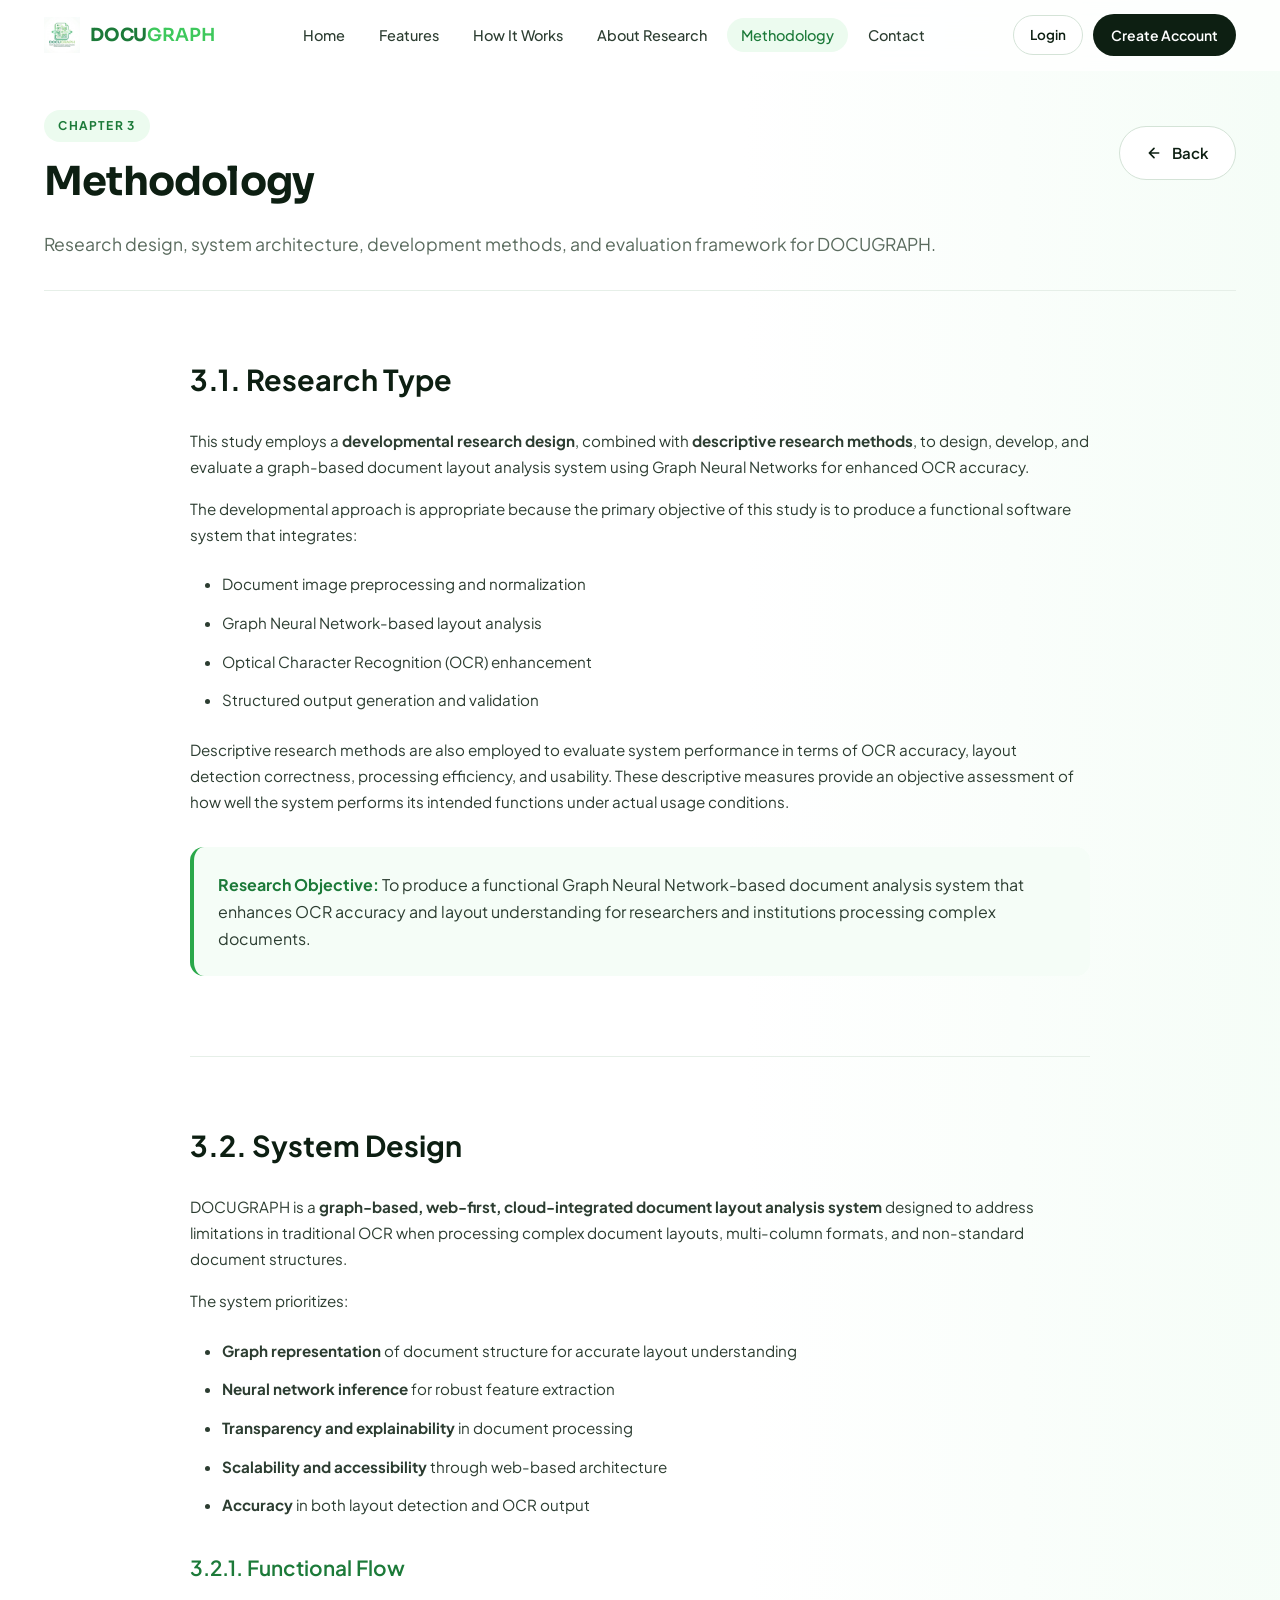
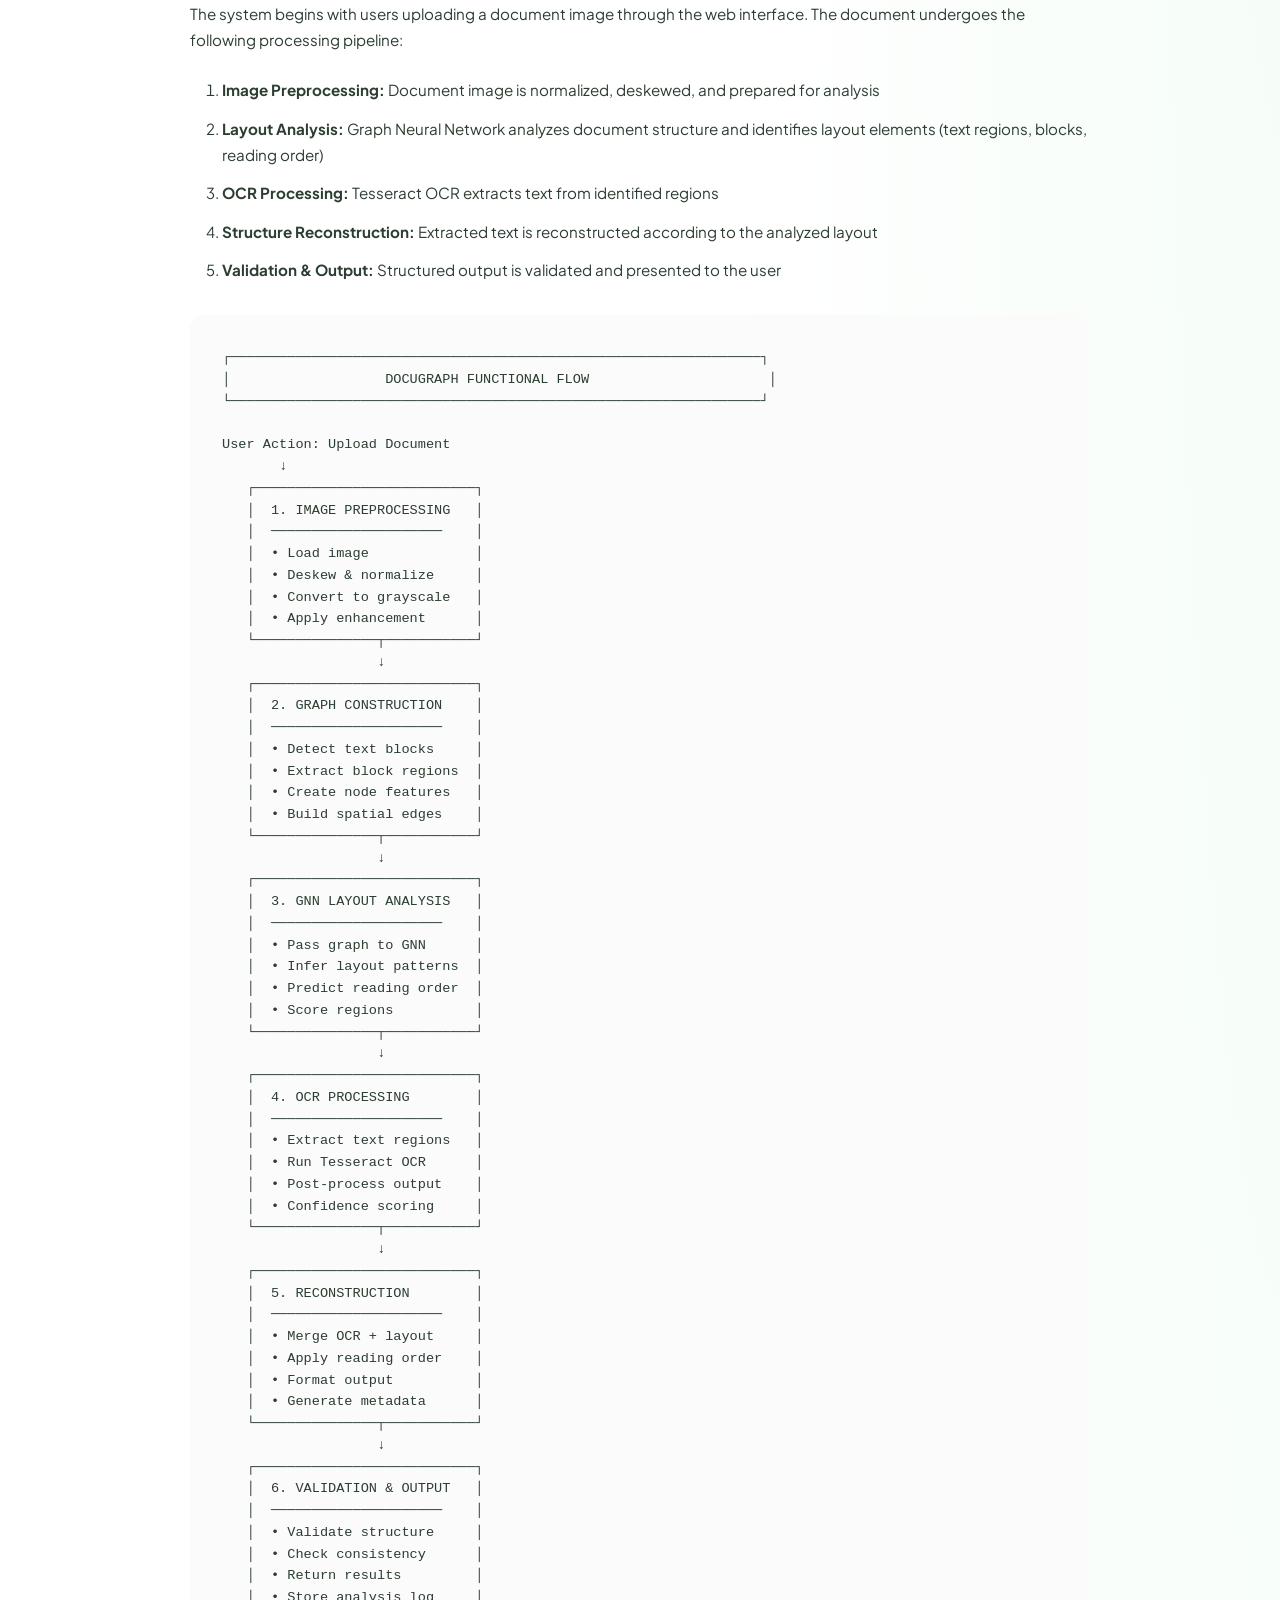
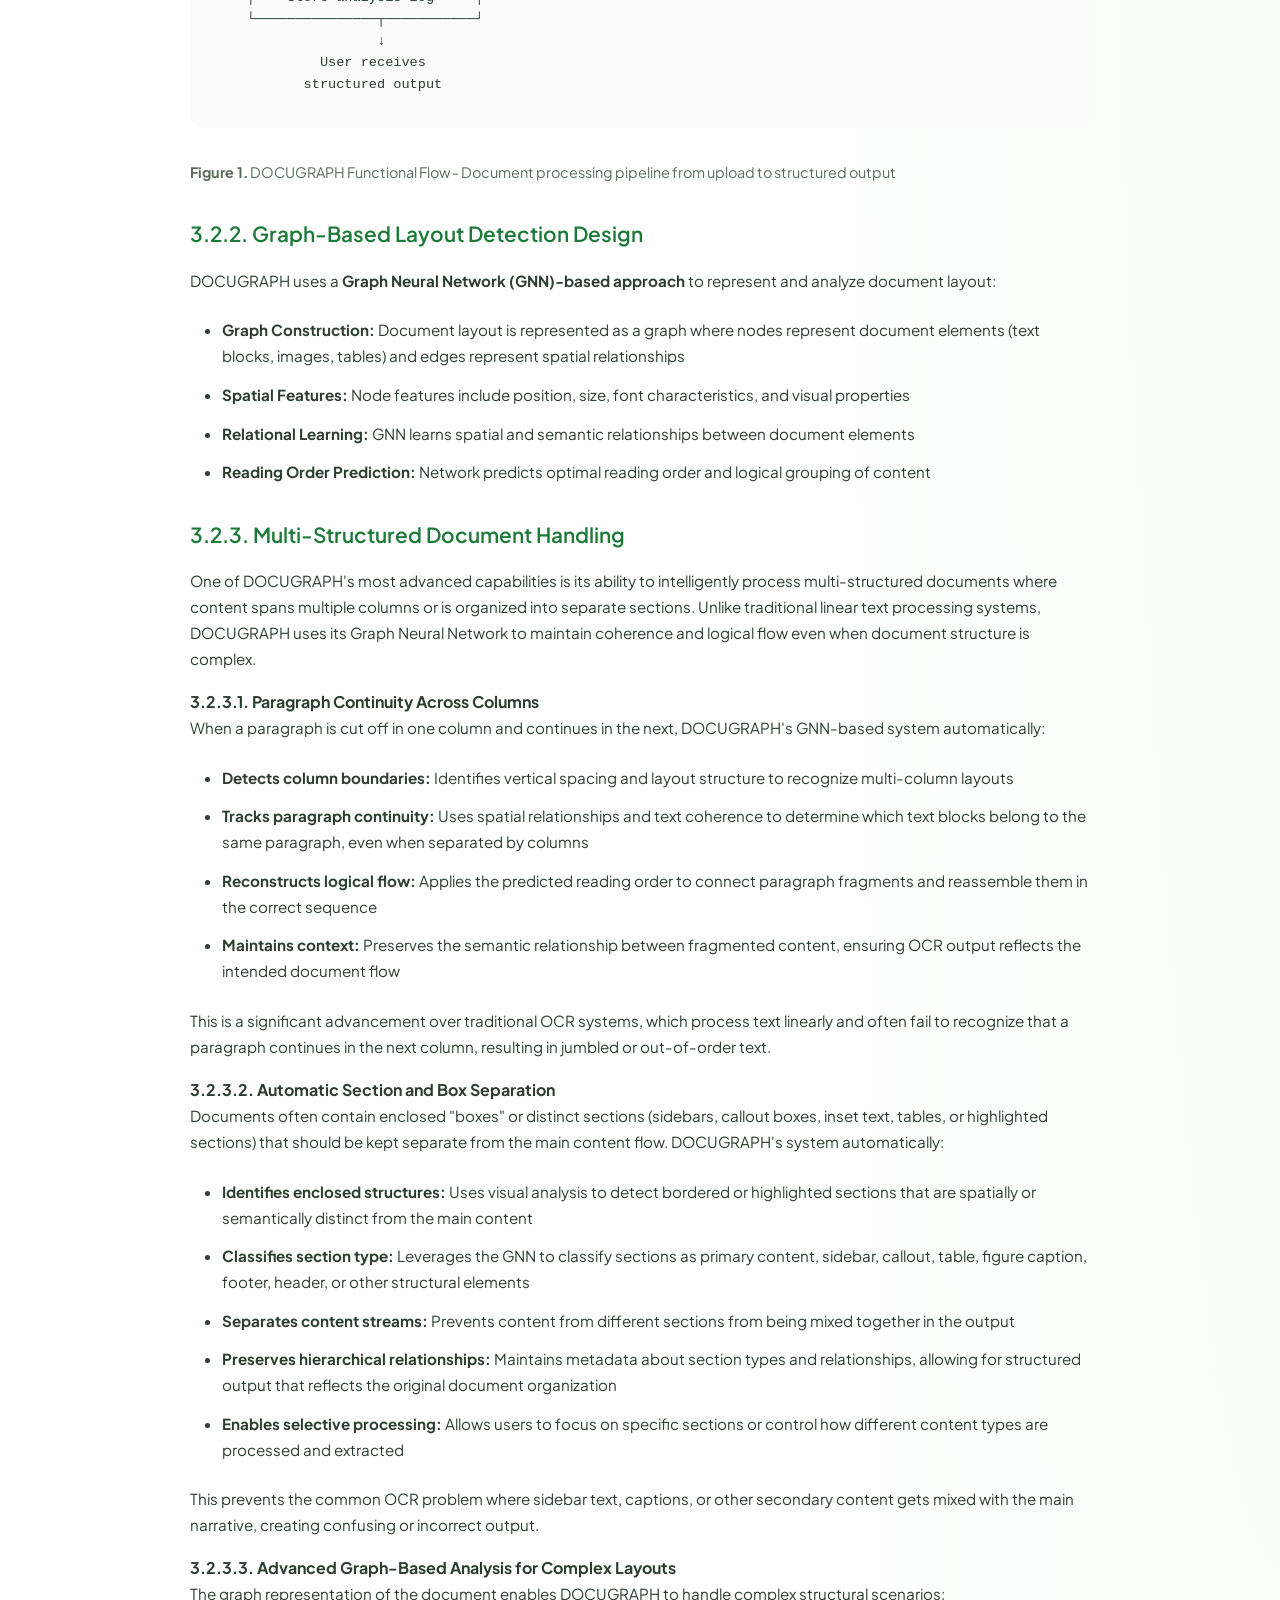
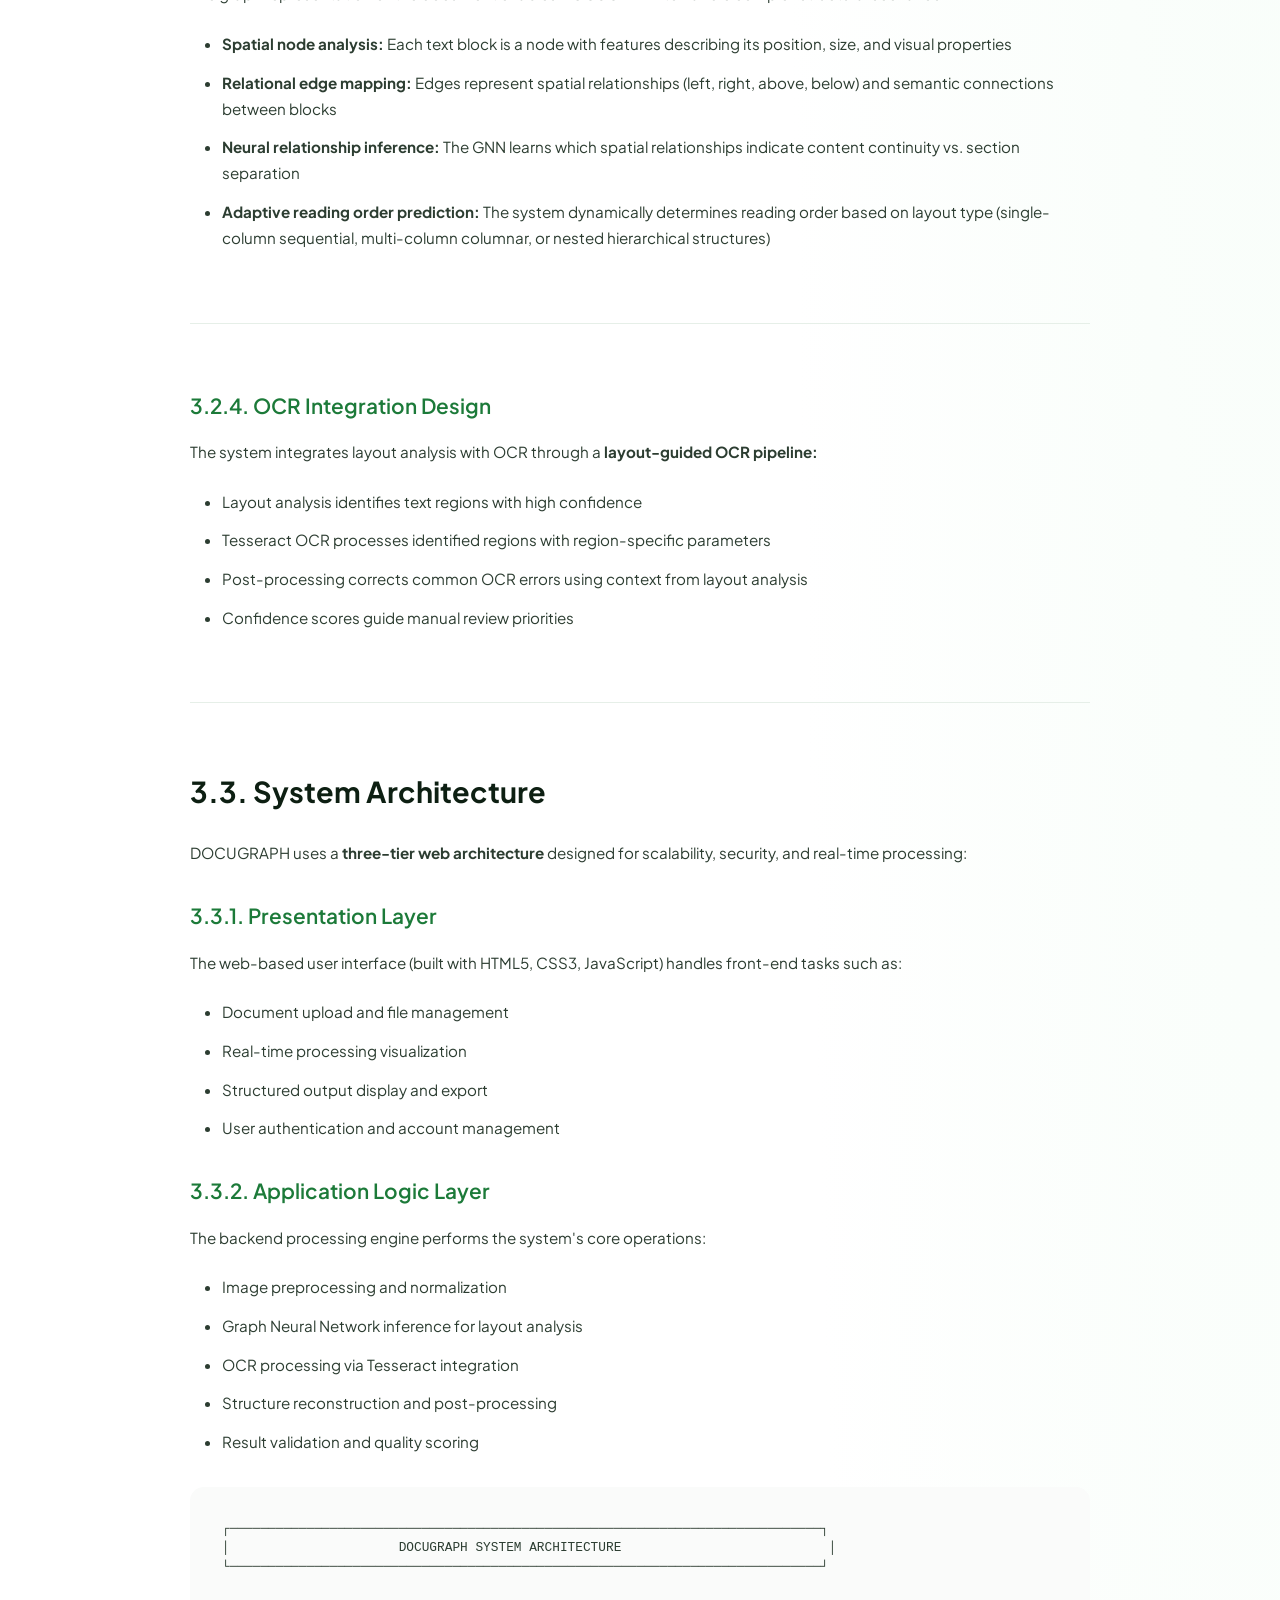
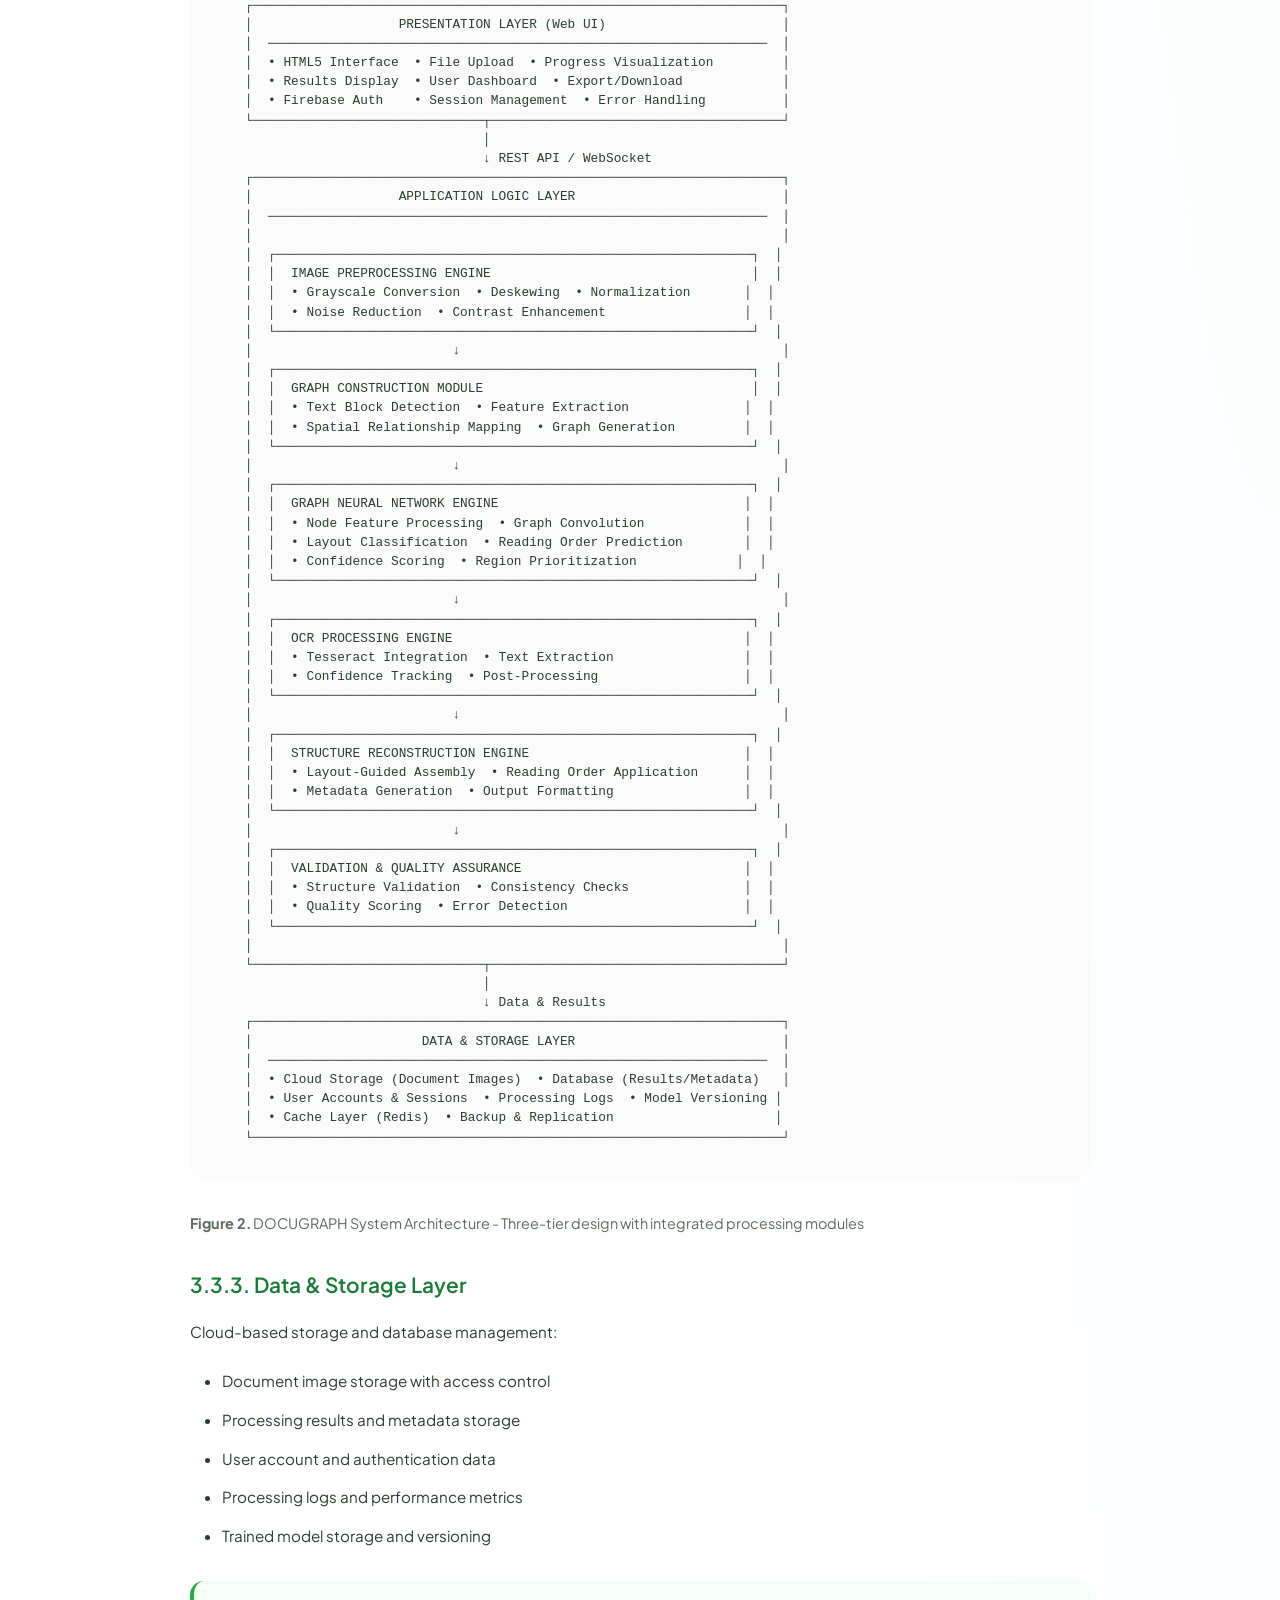
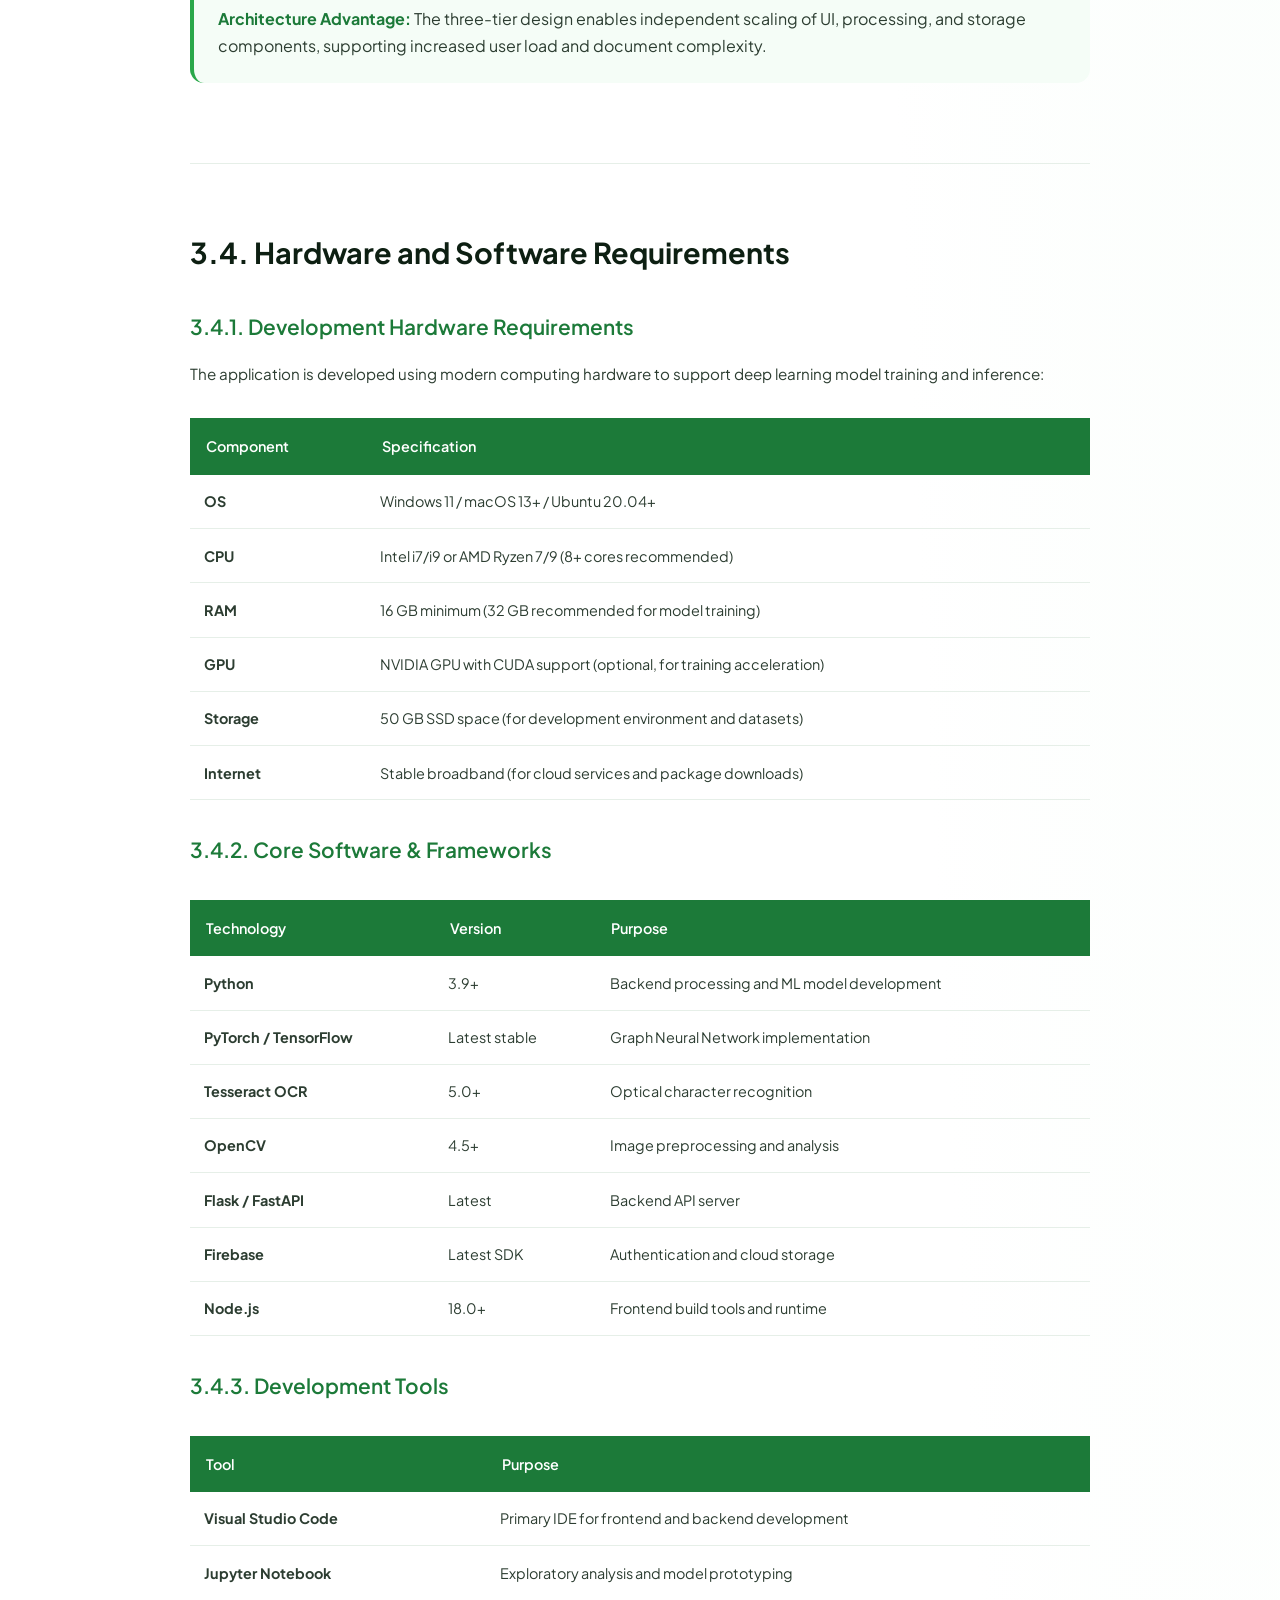
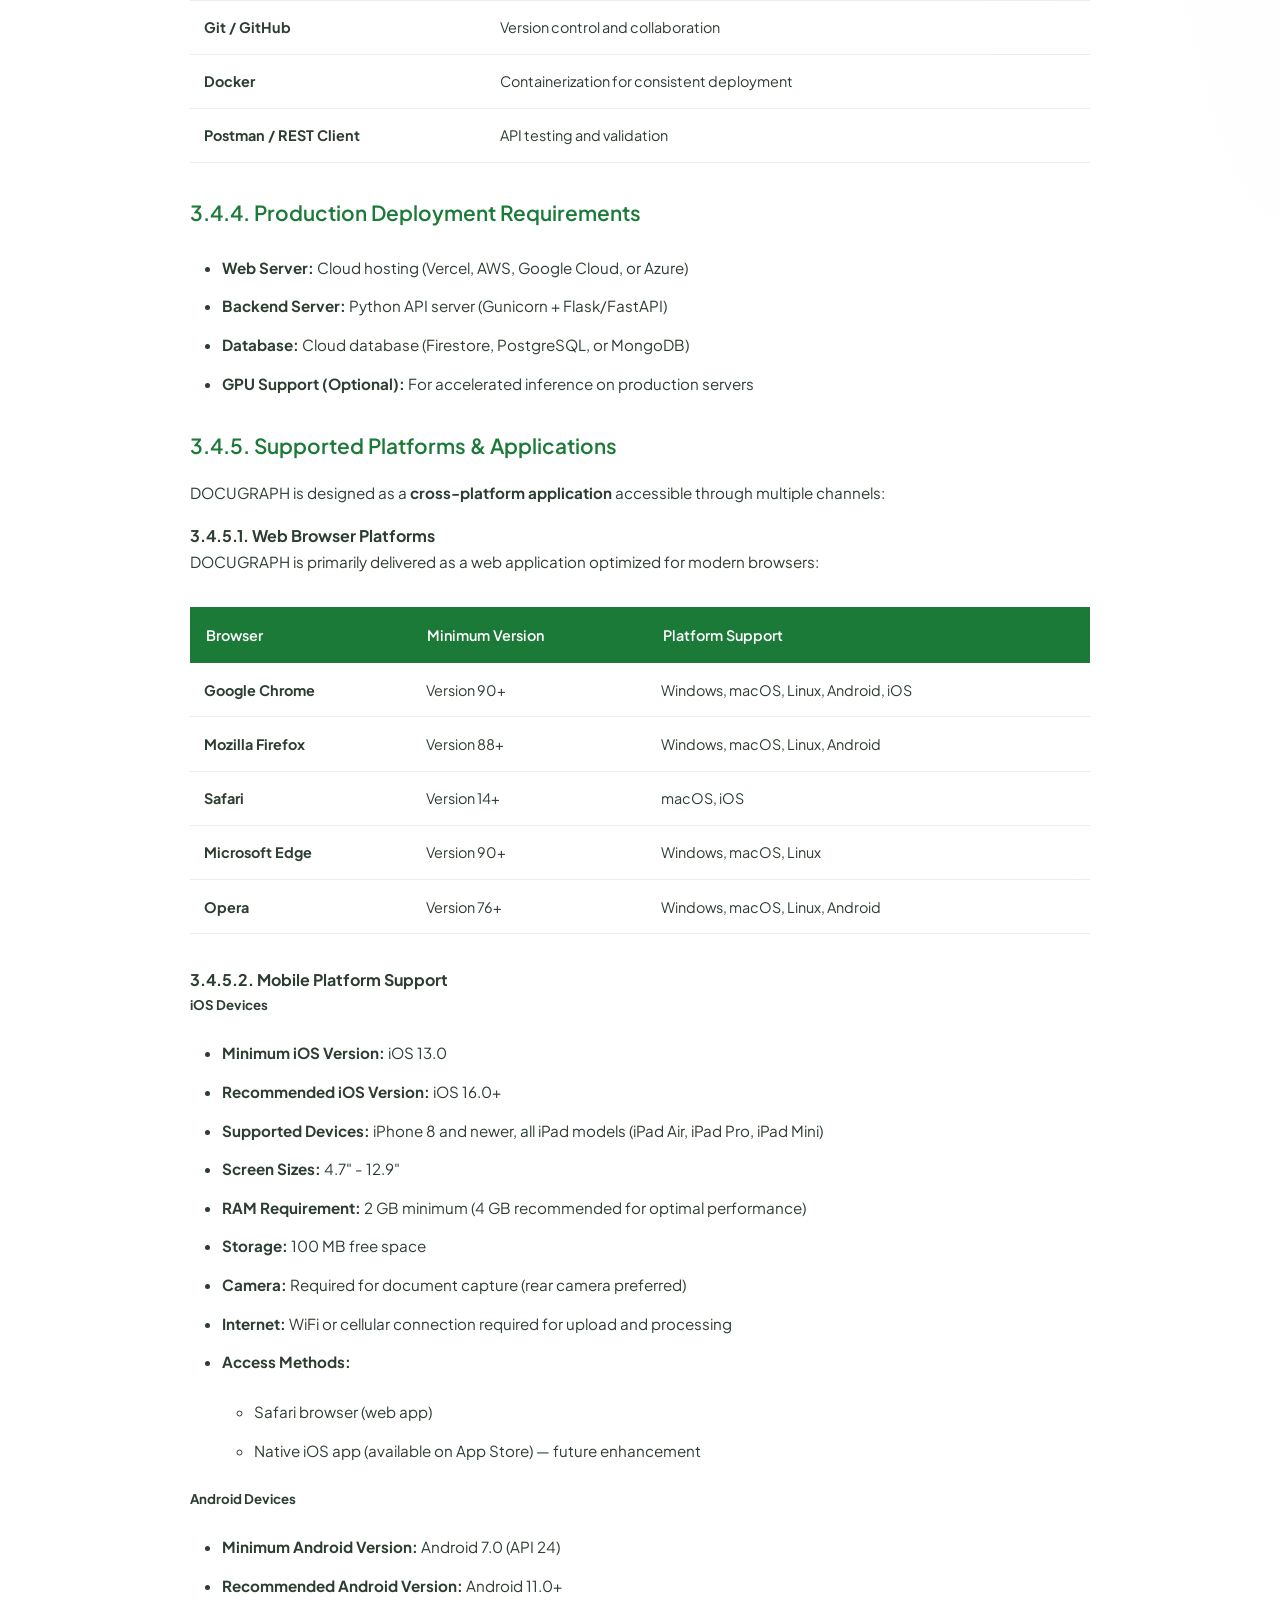
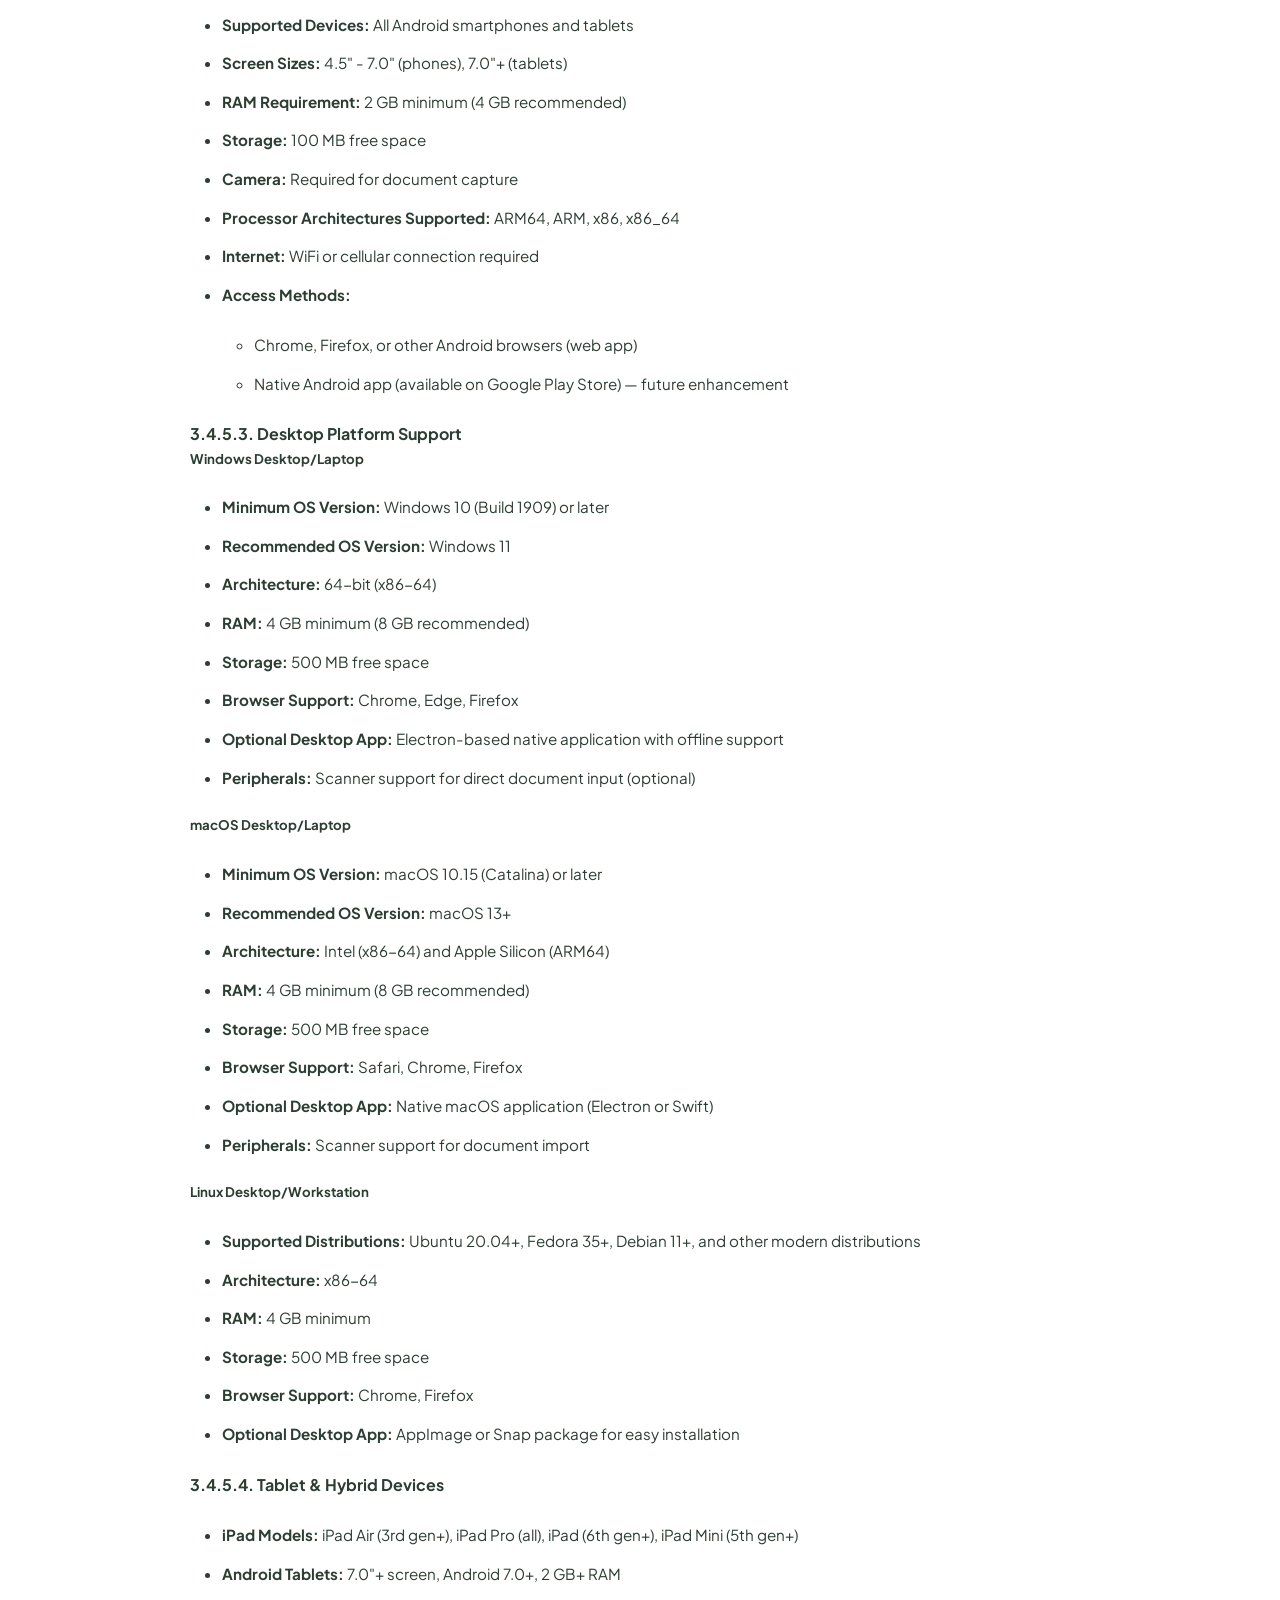
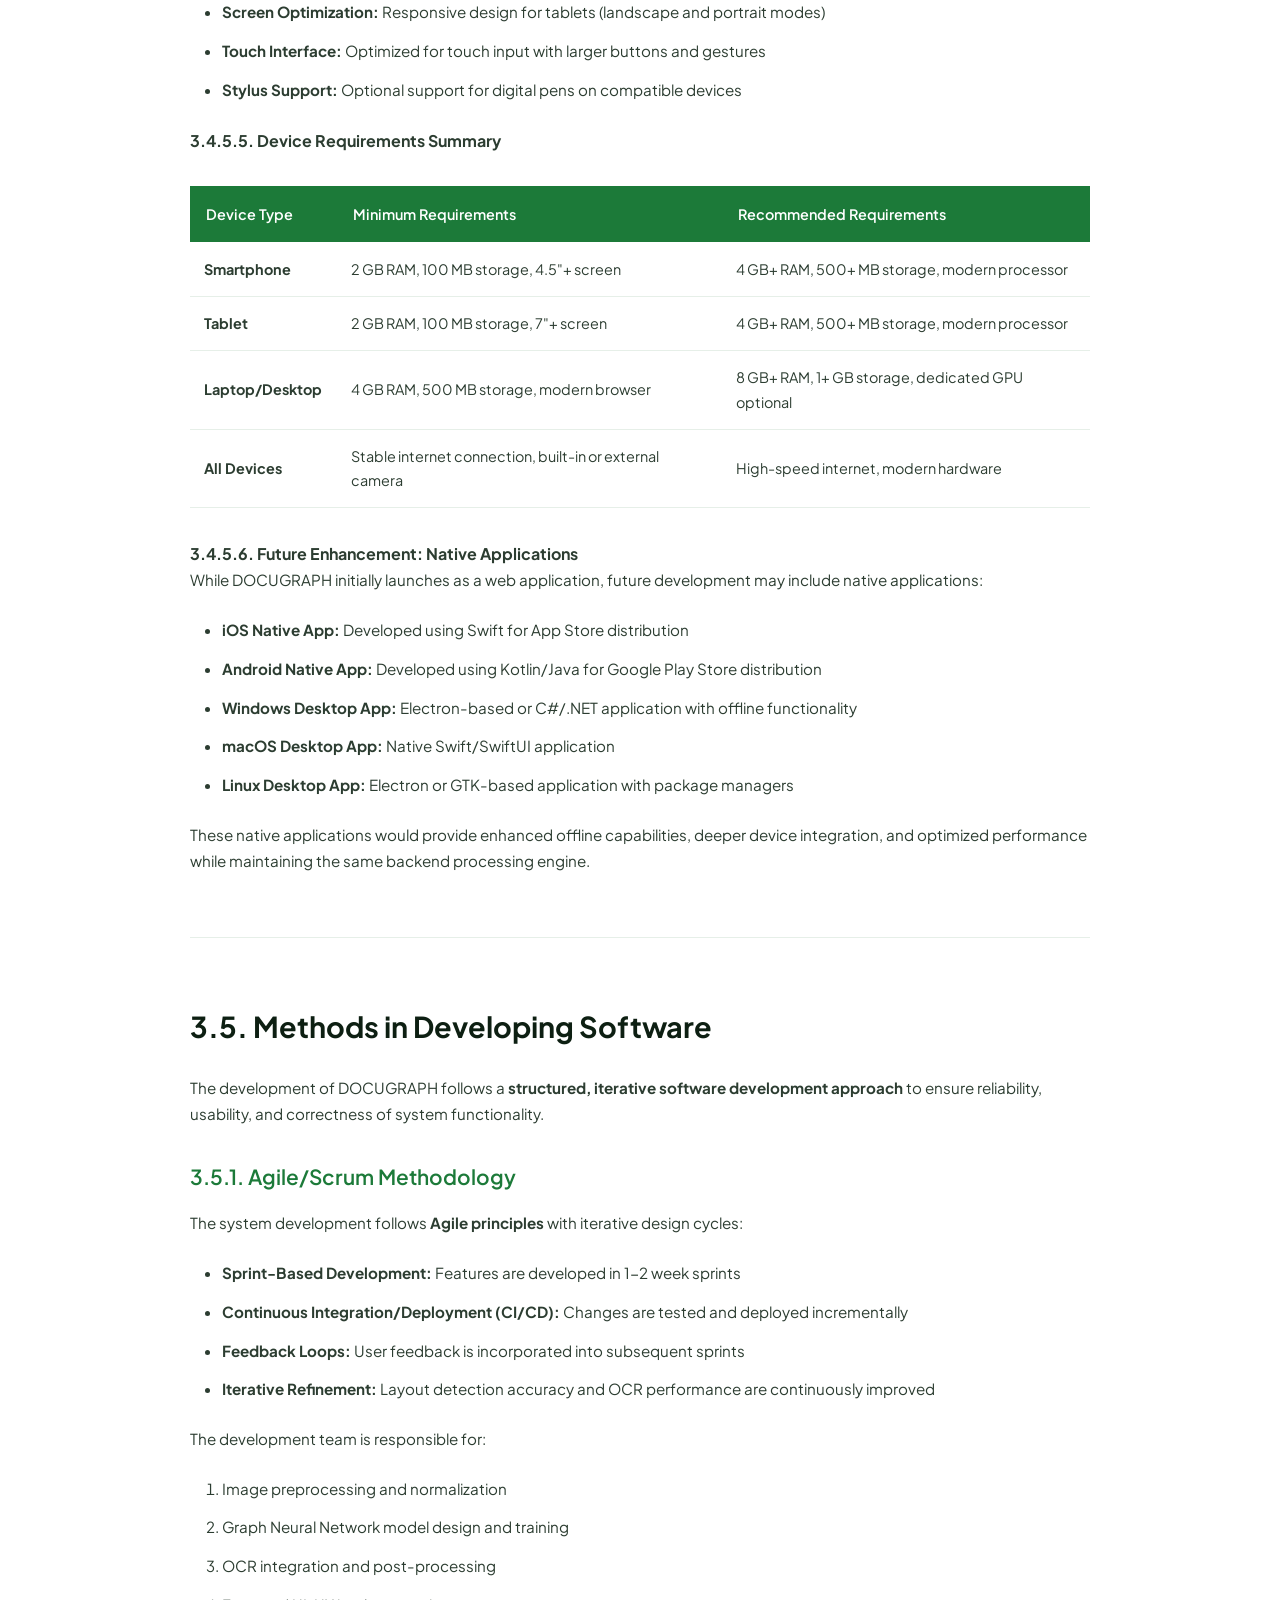
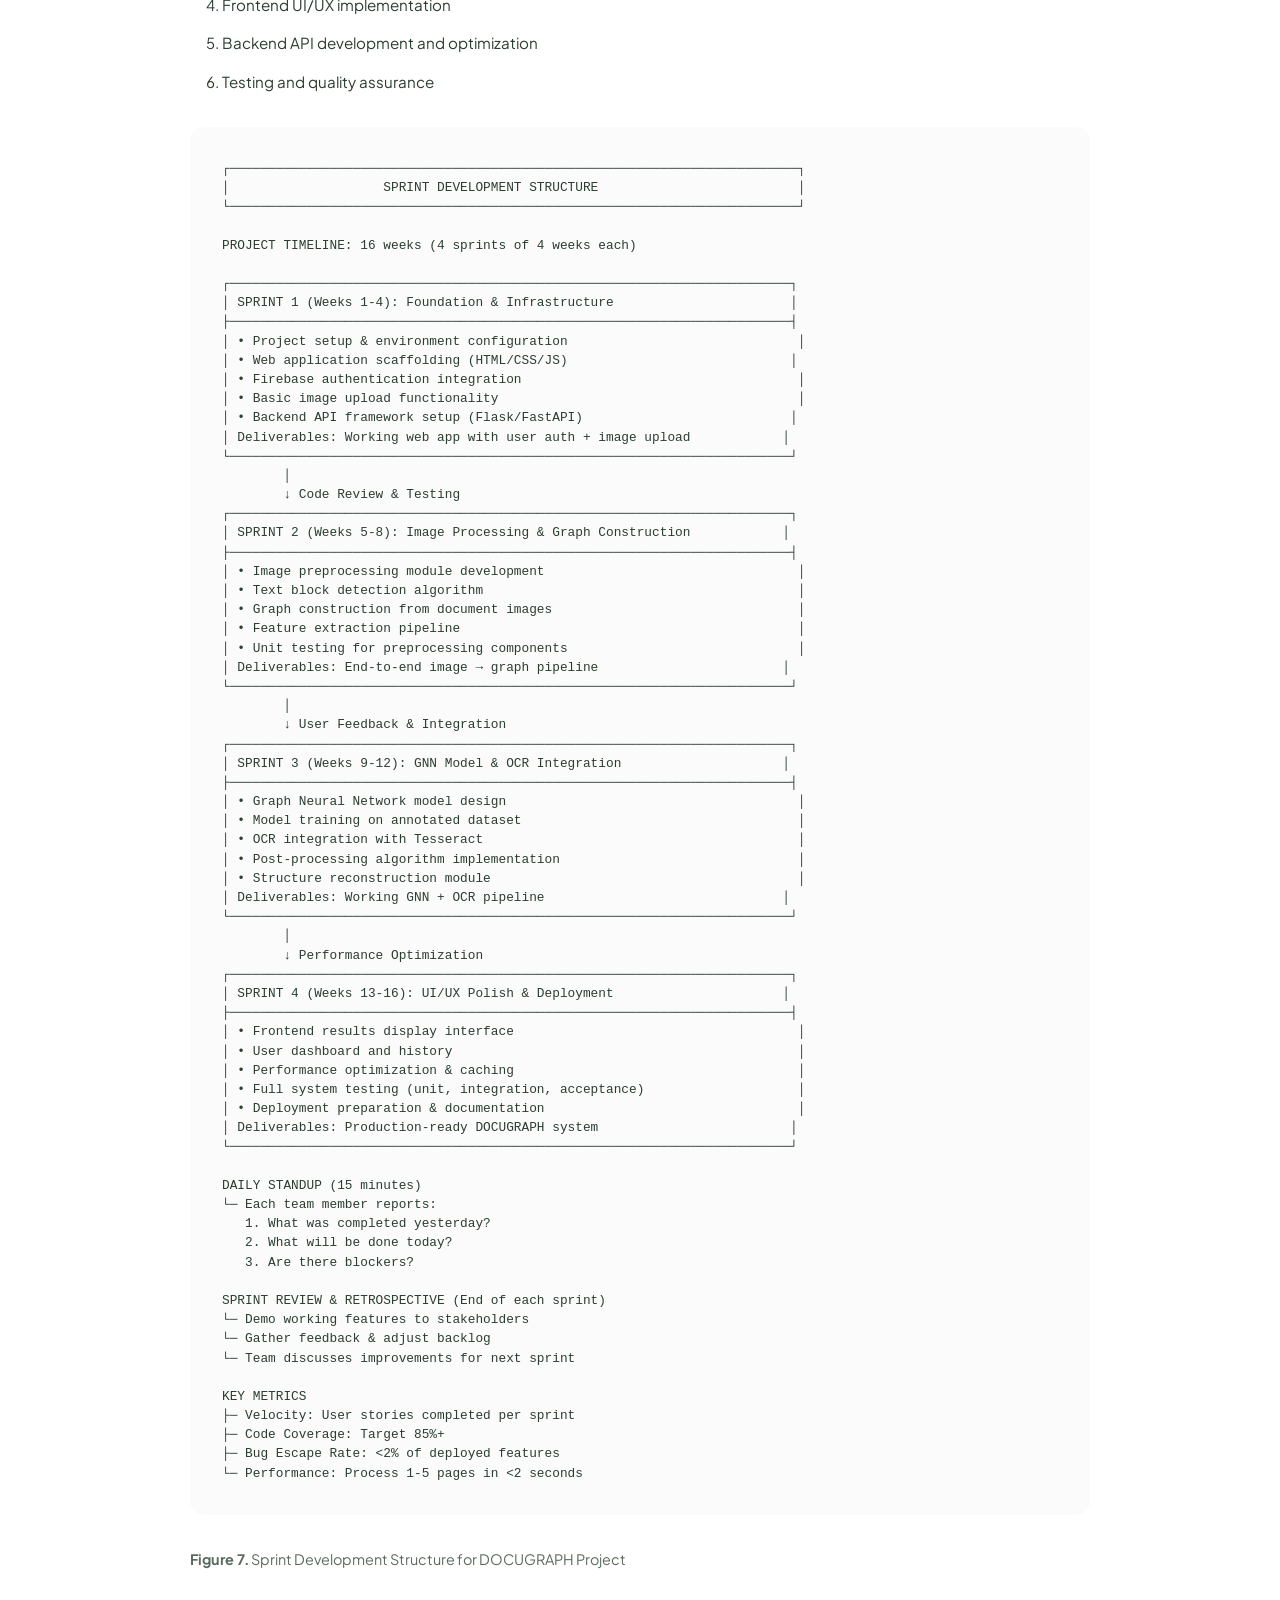
<file: methodology.html>
<!doctype html>
<html lang="en">
<head>
<meta charset="utf-8">
<meta name="viewport" content="width=device-width, initial-scale=1, viewport-fit=cover">
<meta name="theme-color" content="#ffffff">
<meta name="description" content="DOCUGRAPH Thesis Methodology — Research design, system architecture, development methods, and evaluation framework.">
<title>Methodology — DOCUGRAPH Research</title>
<link rel="icon" type="image/png" href="assets/logo.png">
<link rel="stylesheet" href="assets/style.css">
<style>
  .methodology-content {
    max-width: 900px;
    margin: 0 auto;
    color: var(--ink-700);
    line-height: 1.7;
  }

  .methodology-section {
    margin-bottom: 4rem;
    padding-bottom: 3rem;
    border-bottom: 1px solid var(--line);
  }

  .methodology-section:last-child {
    border-bottom: none;
  }

  .methodology-section h2 {
    font-size: 1.8rem;
    color: var(--ink-900);
    margin-bottom: 1.5rem;
    font-weight: 700;
  }

  .methodology-section h3 {
    font-size: 1.3rem;
    color: var(--green-700);
    margin-top: 2rem;
    margin-bottom: 1rem;
    font-weight: 600;
  }

  .methodology-section p {
    margin-bottom: 1rem;
    font-size: 0.95rem;
  }

  .methodology-section ul, .methodology-section ol {
    margin: 1.5rem 0 1.5rem 2rem;
  }

  .methodology-section li {
    margin-bottom: 0.8rem;
    font-size: 0.95rem;
  }

  .info-box {
    background: var(--green-50);
    border-left: 4px solid var(--green-600);
    padding: 1.5rem;
    border-radius: var(--radius-md);
    margin: 2rem 0;
  }

  .info-box strong {
    color: var(--green-700);
  }

  .formula-box {
    background: var(--white);
    border: 1px solid var(--line);
    padding: 1.5rem;
    border-radius: var(--radius-md);
    margin: 1.5rem 0;
    font-family: var(--font-mono);
    overflow-x: auto;
    font-size: 0.9rem;
  }

  .table-responsive {
    overflow-x: auto;
    margin: 2rem 0;
  }

  table {
    width: 100%;
    border-collapse: collapse;
    font-size: 0.9rem;
  }

  table th {
    background: var(--green-700);
    color: var(--white);
    padding: 1rem;
    text-align: left;
    font-weight: 600;
  }

  table td {
    padding: 0.9rem;
    border-bottom: 1px solid var(--line);
  }

  table tr:hover {
    background: var(--green-50);
  }

  .page-head {
    display: flex;
    justify-content: space-between;
    align-items: flex-start;
    gap: 2rem;
    margin-bottom: 4rem;
    padding-bottom: 2rem;
    border-bottom: 1px solid var(--line);
  }

  .page-head h1 {
    font-size: 2.5rem;
    color: var(--ink-900);
  }

  .s-tag {
    display: inline-block;
    font-size: 0.75rem;
    font-weight: 700;
    letter-spacing: 0.1em;
    text-transform: uppercase;
    color: var(--green-700);
    background: var(--green-100);
    padding: 0.4rem 0.9rem;
    border-radius: 100px;
    margin-bottom: 0.5rem;
  }
</style>
</head>
<body>

<!-- ===== NAVBAR ===== -->
<header class="nav">
  <div class="nav-inner">
    <a href="index.html" class="brand">
      <img src="assets/logo.png" alt="DOCUGRAPH">
      <span><b>DOCU</b><em>GRAPH</em></span>
    </a>

    <nav>
      <ul class="nav-links">
        <li><a href="index.html">Home</a></li>
        <li><a href="index.html#features">Features</a></li>
        <li><a href="index.html#how">How It Works</a></li>
        <li><a href="index.html#about">About Research</a></li>
        <li><a href="methodology.html" class="active">Methodology</a></li>
        <li><a href="#contact">Contact</a></li>
      </ul>
    </nav>

    <div style="display:flex; align-items:center; gap:10px;" id="nav-actions">
      <a href="login.html" class="btn btn-ghost" id="login-btn" style="padding:8px 16px; font-size:13.5px;">
         Login
      </a>
      <a href="signup.html" class="nav-cta" id="signup-btn">
         Create Account
      </a>
      <button class="nav-toggle" aria-label="Toggle navigation"><span></span></button>
    </div>
  </div>
</header>

<!-- ===== METHODOLOGY PAGE ===== -->
<main class="page-wrap">
  <div class="wrap">
    <div class="page-head">
      <div>
        <span class="s-tag">Chapter 3</span>
        <h1>Methodology</h1>
        <p style="font-size: 1.1rem; color: var(--ink-500); margin-top: 1rem;">Research design, system architecture, development methods, and evaluation framework for DOCUGRAPH.</p>
      </div>
      <a href="index.html" class="btn btn-ghost" style="margin-top: 1rem;">
        <svg width="16" height="16" viewBox="0 0 24 24" fill="none" stroke="currentColor" stroke-width="2.5" stroke-linecap="round" stroke-linejoin="round"><path d="M19 12H5M12 19l-7-7 7-7"/></svg>
        Back
      </a>
    </div>

    <div class="methodology-content">

      <!-- 3.1 Research Type -->
      <div class="methodology-section">
        <h2>3.1. Research Type</h2>
        
        <p>This study employs a <strong>developmental research design</strong>, combined with <strong>descriptive research methods</strong>, to design, develop, and evaluate a graph-based document layout analysis system using Graph Neural Networks for enhanced OCR accuracy.</p>

        <p>The developmental approach is appropriate because the primary objective of this study is to produce a functional software system that integrates:</p>
        <ul>
          <li>Document image preprocessing and normalization</li>
          <li>Graph Neural Network-based layout analysis</li>
          <li>Optical Character Recognition (OCR) enhancement</li>
          <li>Structured output generation and validation</li>
        </ul>

        <p>Descriptive research methods are also employed to evaluate system performance in terms of OCR accuracy, layout detection correctness, processing efficiency, and usability. These descriptive measures provide an objective assessment of how well the system performs its intended functions under actual usage conditions.</p>

        <div class="info-box">
          <strong>Research Objective:</strong> To produce a functional Graph Neural Network-based document analysis system that enhances OCR accuracy and layout understanding for researchers and institutions processing complex documents.
        </div>
      </div>

      <!-- 3.2 System Design -->
      <div class="methodology-section">
        <h2>3.2. System Design</h2>
        
        <p>DOCUGRAPH is a <strong>graph-based, web-first, cloud-integrated document layout analysis system</strong> designed to address limitations in traditional OCR when processing complex document layouts, multi-column formats, and non-standard document structures.</p>

        <p>The system prioritizes:</p>
        <ul>
          <li><strong>Graph representation</strong> of document structure for accurate layout understanding</li>
          <li><strong>Neural network inference</strong> for robust feature extraction</li>
          <li><strong>Transparency and explainability</strong> in document processing</li>
          <li><strong>Scalability and accessibility</strong> through web-based architecture</li>
          <li><strong>Accuracy</strong> in both layout detection and OCR output</li>
        </ul>

        <h3>3.2.1. Functional Flow</h3>

        <p>The system begins with users uploading a document image through the web interface. The document undergoes the following processing pipeline:</p>

        <ol>
          <li><strong>Image Preprocessing:</strong> Document image is normalized, deskewed, and prepared for analysis</li>
          <li><strong>Layout Analysis:</strong> Graph Neural Network analyzes document structure and identifies layout elements (text regions, blocks, reading order)</li>
          <li><strong>OCR Processing:</strong> Tesseract OCR extracts text from identified regions</li>
          <li><strong>Structure Reconstruction:</strong> Extracted text is reconstructed according to the analyzed layout</li>
          <li><strong>Validation & Output:</strong> Structured output is validated and presented to the user</li>
        </ol>

        <div style="background: var(--off); padding: 2rem; border-radius: var(--radius-md); margin: 2rem 0; overflow-x: auto;">
          <div style="font-family: var(--font-mono); font-size: 0.85rem; line-height: 1.6; color: var(--ink-700);">
<pre>
┌─────────────────────────────────────────────────────────────────┐
│                   DOCUGRAPH FUNCTIONAL FLOW                      │
└─────────────────────────────────────────────────────────────────┘

User Action: Upload Document
       ↓
   ┌───────────────────────────┐
   │  1. IMAGE PREPROCESSING   │
   │  ─────────────────────    │
   │  • Load image             │
   │  • Deskew & normalize     │
   │  • Convert to grayscale   │
   │  • Apply enhancement      │
   └───────────────┬───────────┘
                   ↓
   ┌───────────────────────────┐
   │  2. GRAPH CONSTRUCTION    │
   │  ─────────────────────    │
   │  • Detect text blocks     │
   │  • Extract block regions  │
   │  • Create node features   │
   │  • Build spatial edges    │
   └───────────────┬───────────┘
                   ↓
   ┌───────────────────────────┐
   │  3. GNN LAYOUT ANALYSIS   │
   │  ─────────────────────    │
   │  • Pass graph to GNN      │
   │  • Infer layout patterns  │
   │  • Predict reading order  │
   │  • Score regions          │
   └───────────────┬───────────┘
                   ↓
   ┌───────────────────────────┐
   │  4. OCR PROCESSING        │
   │  ─────────────────────    │
   │  • Extract text regions   │
   │  • Run Tesseract OCR      │
   │  • Post-process output    │
   │  • Confidence scoring     │
   └───────────────┬───────────┘
                   ↓
   ┌───────────────────────────┐
   │  5. RECONSTRUCTION        │
   │  ─────────────────────    │
   │  • Merge OCR + layout     │
   │  • Apply reading order    │
   │  • Format output          │
   │  • Generate metadata      │
   └───────────────┬───────────┘
                   ↓
   ┌───────────────────────────┐
   │  6. VALIDATION & OUTPUT   │
   │  ─────────────────────    │
   │  • Validate structure     │
   │  • Check consistency      │
   │  • Return results         │
   │  • Store analysis log     │
   └───────────────┬───────────┘
                   ↓
            User receives
          structured output
</pre>
          </div>
        </div>
        <p style="font-size: 0.9rem; color: var(--ink-500); margin-top: 1rem;"><strong>Figure 1.</strong> DOCUGRAPH Functional Flow - Document processing pipeline from upload to structured output</p>

        <h3>3.2.2. Graph-Based Layout Detection Design</h3>

        <p>DOCUGRAPH uses a <strong>Graph Neural Network (GNN)-based approach</strong> to represent and analyze document layout:</p>

        <ul>
          <li><strong>Graph Construction:</strong> Document layout is represented as a graph where nodes represent document elements (text blocks, images, tables) and edges represent spatial relationships</li>
          <li><strong>Spatial Features:</strong> Node features include position, size, font characteristics, and visual properties</li>
          <li><strong>Relational Learning:</strong> GNN learns spatial and semantic relationships between document elements</li>
          <li><strong>Reading Order Prediction:</strong> Network predicts optimal reading order and logical grouping of content</li>
        </ul>

        <h3>3.2.3. Multi-Structured Document Handling</h3>

        <p>One of DOCUGRAPH's most advanced capabilities is its ability to intelligently process multi-structured documents where content spans multiple columns or is organized into separate sections. Unlike traditional linear text processing systems, DOCUGRAPH uses its Graph Neural Network to maintain coherence and logical flow even when document structure is complex.</p>

        <h4>3.2.3.1. Paragraph Continuity Across Columns</h4>

        <p>When a paragraph is cut off in one column and continues in the next, DOCUGRAPH's GNN-based system automatically:</p>

        <ul>
          <li><strong>Detects column boundaries:</strong> Identifies vertical spacing and layout structure to recognize multi-column layouts</li>
          <li><strong>Tracks paragraph continuity:</strong> Uses spatial relationships and text coherence to determine which text blocks belong to the same paragraph, even when separated by columns</li>
          <li><strong>Reconstructs logical flow:</strong> Applies the predicted reading order to connect paragraph fragments and reassemble them in the correct sequence</li>
          <li><strong>Maintains context:</strong> Preserves the semantic relationship between fragmented content, ensuring OCR output reflects the intended document flow</li>
        </ul>

        <p>This is a significant advancement over traditional OCR systems, which process text linearly and often fail to recognize that a paragraph continues in the next column, resulting in jumbled or out-of-order text.</p>

        <h4>3.2.3.2. Automatic Section and Box Separation</h4>

        <p>Documents often contain enclosed "boxes" or distinct sections (sidebars, callout boxes, inset text, tables, or highlighted sections) that should be kept separate from the main content flow. DOCUGRAPH's system automatically:</p>

        <ul>
          <li><strong>Identifies enclosed structures:</strong> Uses visual analysis to detect bordered or highlighted sections that are spatially or semantically distinct from the main content</li>
          <li><strong>Classifies section type:</strong> Leverages the GNN to classify sections as primary content, sidebar, callout, table, figure caption, footer, header, or other structural elements</li>
          <li><strong>Separates content streams:</strong> Prevents content from different sections from being mixed together in the output</li>
          <li><strong>Preserves hierarchical relationships:</strong> Maintains metadata about section types and relationships, allowing for structured output that reflects the original document organization</li>
          <li><strong>Enables selective processing:</strong> Allows users to focus on specific sections or control how different content types are processed and extracted</li>
        </ul>

        <p>This prevents the common OCR problem where sidebar text, captions, or other secondary content gets mixed with the main narrative, creating confusing or incorrect output.</p>

        <h4>3.2.3.3. Advanced Graph-Based Analysis for Complex Layouts</h4>

        <p>The graph representation of the document enables DOCUGRAPH to handle complex structural scenarios:</p>

        <ul>
          <li><strong>Spatial node analysis:</strong> Each text block is a node with features describing its position, size, and visual properties</li>
          <li><strong>Relational edge mapping:</strong> Edges represent spatial relationships (left, right, above, below) and semantic connections between blocks</li>
          <li><strong>Neural relationship inference:</strong> The GNN learns which spatial relationships indicate content continuity vs. section separation</li>
          <li><strong>Adaptive reading order prediction:</strong> The system dynamically determines reading order based on layout type (single-column sequential, multi-column columnar, or nested hierarchical structures)</li>
        </ul>

      </div>

      <!-- 3.2.4 OCR Integration Design -->
      <div class="methodology-section">

        <h3>3.2.4. OCR Integration Design</h3>

        <p>The system integrates layout analysis with OCR through a <strong>layout-guided OCR pipeline:</strong></p>

        <ul>
          <li>Layout analysis identifies text regions with high confidence</li>
          <li>Tesseract OCR processes identified regions with region-specific parameters</li>
          <li>Post-processing corrects common OCR errors using context from layout analysis</li>
          <li>Confidence scores guide manual review priorities</li>
        </ul>
      </div>

      <!-- 3.3 System Architecture -->
      <div class="methodology-section">
        <h2>3.3. System Architecture</h2>

        <p>DOCUGRAPH uses a <strong>three-tier web architecture</strong> designed for scalability, security, and real-time processing:</p>

        <h3>3.3.1. Presentation Layer</h3>
        <p>The web-based user interface (built with HTML5, CSS3, JavaScript) handles front-end tasks such as:</p>
        <ul>
          <li>Document upload and file management</li>
          <li>Real-time processing visualization</li>
          <li>Structured output display and export</li>
          <li>User authentication and account management</li>
        </ul>

        <h3>3.3.2. Application Logic Layer</h3>
        <p>The backend processing engine performs the system's core operations:</p>
        <ul>
          <li>Image preprocessing and normalization</li>
          <li>Graph Neural Network inference for layout analysis</li>
          <li>OCR processing via Tesseract integration</li>
          <li>Structure reconstruction and post-processing</li>
          <li>Result validation and quality scoring</li>
        </ul>

        <div style="background: var(--off); padding: 2rem; border-radius: var(--radius-md); margin: 2rem 0; overflow-x: auto;">
          <div style="font-family: var(--font-mono); font-size: 0.8rem; line-height: 1.5; color: var(--ink-700);">
<pre>
┌─────────────────────────────────────────────────────────────────────────────┐
│                      DOCUGRAPH SYSTEM ARCHITECTURE                           │
└─────────────────────────────────────────────────────────────────────────────┘

   ┌─────────────────────────────────────────────────────────────────────┐
   │                   PRESENTATION LAYER (Web UI)                       │
   │  ─────────────────────────────────────────────────────────────────  │
   │  • HTML5 Interface  • File Upload  • Progress Visualization         │
   │  • Results Display  • User Dashboard  • Export/Download             │
   │  • Firebase Auth    • Session Management  • Error Handling          │
   └──────────────────────────────┬──────────────────────────────────────┘
                                  │
                                  ↓ REST API / WebSocket
   ┌─────────────────────────────────────────────────────────────────────┐
   │                   APPLICATION LOGIC LAYER                           │
   │  ─────────────────────────────────────────────────────────────────  │
   │                                                                     │
   │  ┌──────────────────────────────────────────────────────────────┐  │
   │  │  IMAGE PREPROCESSING ENGINE                                  │  │
   │  │  • Grayscale Conversion  • Deskewing  • Normalization       │  │
   │  │  • Noise Reduction  • Contrast Enhancement                  │  │
   │  └──────────────────────────────────────────────────────────────┘  │
   │                          ↓                                          │
   │  ┌──────────────────────────────────────────────────────────────┐  │
   │  │  GRAPH CONSTRUCTION MODULE                                   │  │
   │  │  • Text Block Detection  • Feature Extraction               │  │
   │  │  • Spatial Relationship Mapping  • Graph Generation         │  │
   │  └──────────────────────────────────────────────────────────────┘  │
   │                          ↓                                          │
   │  ┌──────────────────────────────────────────────────────────────┐  │
   │  │  GRAPH NEURAL NETWORK ENGINE                                │  │
   │  │  • Node Feature Processing  • Graph Convolution             │  │
   │  │  • Layout Classification  • Reading Order Prediction        │  │
   │  │  • Confidence Scoring  • Region Prioritization             │  │
   │  └──────────────────────────────────────────────────────────────┘  │
   │                          ↓                                          │
   │  ┌──────────────────────────────────────────────────────────────┐  │
   │  │  OCR PROCESSING ENGINE                                      │  │
   │  │  • Tesseract Integration  • Text Extraction                 │  │
   │  │  • Confidence Tracking  • Post-Processing                   │  │
   │  └──────────────────────────────────────────────────────────────┘  │
   │                          ↓                                          │
   │  ┌──────────────────────────────────────────────────────────────┐  │
   │  │  STRUCTURE RECONSTRUCTION ENGINE                            │  │
   │  │  • Layout-Guided Assembly  • Reading Order Application      │  │
   │  │  • Metadata Generation  • Output Formatting                 │  │
   │  └──────────────────────────────────────────────────────────────┘  │
   │                          ↓                                          │
   │  ┌──────────────────────────────────────────────────────────────┐  │
   │  │  VALIDATION & QUALITY ASSURANCE                             │  │
   │  │  • Structure Validation  • Consistency Checks               │  │
   │  │  • Quality Scoring  • Error Detection                       │  │
   │  └──────────────────────────────────────────────────────────────┘  │
   │                                                                     │
   └──────────────────────────────┬──────────────────────────────────────┘
                                  │
                                  ↓ Data & Results
   ┌─────────────────────────────────────────────────────────────────────┐
   │                      DATA & STORAGE LAYER                           │
   │  ─────────────────────────────────────────────────────────────────  │
   │  • Cloud Storage (Document Images)  • Database (Results/Metadata)   │
   │  • User Accounts & Sessions  • Processing Logs  • Model Versioning │
   │  • Cache Layer (Redis)  • Backup & Replication                     │
   └─────────────────────────────────────────────────────────────────────┘
</pre>
          </div>
        </div>
        <p style="font-size: 0.9rem; color: var(--ink-500); margin-top: 1rem;"><strong>Figure 2.</strong> DOCUGRAPH System Architecture - Three-tier design with integrated processing modules</p>

        <h3>3.3.3. Data & Storage Layer</h3>
        <p>Cloud-based storage and database management:</p>
        <ul>
          <li>Document image storage with access control</li>
          <li>Processing results and metadata storage</li>
          <li>User account and authentication data</li>
          <li>Processing logs and performance metrics</li>
          <li>Trained model storage and versioning</li>
        </ul>

        <div class="info-box">
          <strong>Architecture Advantage:</strong> The three-tier design enables independent scaling of UI, processing, and storage components, supporting increased user load and document complexity.
        </div>
      </div>

      <!-- 3.4 Hardware and Software Requirements -->
      <div class="methodology-section">
        <h2>3.4. Hardware and Software Requirements</h2>

        <h3>3.4.1. Development Hardware Requirements</h3>

        <p>The application is developed using modern computing hardware to support deep learning model training and inference:</p>

        <div class="table-responsive">
          <table>
            <tr>
              <th>Component</th>
              <th>Specification</th>
            </tr>
            <tr>
              <td><strong>OS</strong></td>
              <td>Windows 11 / macOS 13+ / Ubuntu 20.04+</td>
            </tr>
            <tr>
              <td><strong>CPU</strong></td>
              <td>Intel i7/i9 or AMD Ryzen 7/9 (8+ cores recommended)</td>
            </tr>
            <tr>
              <td><strong>RAM</strong></td>
              <td>16 GB minimum (32 GB recommended for model training)</td>
            </tr>
            <tr>
              <td><strong>GPU</strong></td>
              <td>NVIDIA GPU with CUDA support (optional, for training acceleration)</td>
            </tr>
            <tr>
              <td><strong>Storage</strong></td>
              <td>50 GB SSD space (for development environment and datasets)</td>
            </tr>
            <tr>
              <td><strong>Internet</strong></td>
              <td>Stable broadband (for cloud services and package downloads)</td>
            </tr>
          </table>
        </div>

        <h3>3.4.2. Core Software & Frameworks</h3>

        <div class="table-responsive">
          <table>
            <tr>
              <th>Technology</th>
              <th>Version</th>
              <th>Purpose</th>
            </tr>
            <tr>
              <td><strong>Python</strong></td>
              <td>3.9+</td>
              <td>Backend processing and ML model development</td>
            </tr>
            <tr>
              <td><strong>PyTorch / TensorFlow</strong></td>
              <td>Latest stable</td>
              <td>Graph Neural Network implementation</td>
            </tr>
            <tr>
              <td><strong>Tesseract OCR</strong></td>
              <td>5.0+</td>
              <td>Optical character recognition</td>
            </tr>
            <tr>
              <td><strong>OpenCV</strong></td>
              <td>4.5+</td>
              <td>Image preprocessing and analysis</td>
            </tr>
            <tr>
              <td><strong>Flask / FastAPI</strong></td>
              <td>Latest</td>
              <td>Backend API server</td>
            </tr>
            <tr>
              <td><strong>Firebase</strong></td>
              <td>Latest SDK</td>
              <td>Authentication and cloud storage</td>
            </tr>
            <tr>
              <td><strong>Node.js</strong></td>
              <td>18.0+</td>
              <td>Frontend build tools and runtime</td>
            </tr>
          </table>
        </div>

        <h3>3.4.3. Development Tools</h3>

        <div class="table-responsive">
          <table>
            <tr>
              <th>Tool</th>
              <th>Purpose</th>
            </tr>
            <tr>
              <td><strong>Visual Studio Code</strong></td>
              <td>Primary IDE for frontend and backend development</td>
            </tr>
            <tr>
              <td><strong>Jupyter Notebook</strong></td>
              <td>Exploratory analysis and model prototyping</td>
            </tr>
            <tr>
              <td><strong>Git / GitHub</strong></td>
              <td>Version control and collaboration</td>
            </tr>
            <tr>
              <td><strong>Docker</strong></td>
              <td>Containerization for consistent deployment</td>
            </tr>
            <tr>
              <td><strong>Postman / REST Client</strong></td>
              <td>API testing and validation</td>
            </tr>
          </table>
        </div>

        <h3>3.4.4. Production Deployment Requirements</h3>

        <ul>
          <li><strong>Web Server:</strong> Cloud hosting (Vercel, AWS, Google Cloud, or Azure)</li>
          <li><strong>Backend Server:</strong> Python API server (Gunicorn + Flask/FastAPI)</li>
          <li><strong>Database:</strong> Cloud database (Firestore, PostgreSQL, or MongoDB)</li>
          <li><strong>GPU Support (Optional):</strong> For accelerated inference on production servers</li>
        </ul>

        <h3>3.4.5. Supported Platforms & Applications</h3>

        <p>DOCUGRAPH is designed as a <strong>cross-platform application</strong> accessible through multiple channels:</p>

        <h4>3.4.5.1. Web Browser Platforms</h4>
        <p>DOCUGRAPH is primarily delivered as a web application optimized for modern browsers:</p>

        <div class="table-responsive">
          <table>
            <tr>
              <th>Browser</th>
              <th>Minimum Version</th>
              <th>Platform Support</th>
            </tr>
            <tr>
              <td><strong>Google Chrome</strong></td>
              <td>Version 90+</td>
              <td>Windows, macOS, Linux, Android, iOS</td>
            </tr>
            <tr>
              <td><strong>Mozilla Firefox</strong></td>
              <td>Version 88+</td>
              <td>Windows, macOS, Linux, Android</td>
            </tr>
            <tr>
              <td><strong>Safari</strong></td>
              <td>Version 14+</td>
              <td>macOS, iOS</td>
            </tr>
            <tr>
              <td><strong>Microsoft Edge</strong></td>
              <td>Version 90+</td>
              <td>Windows, macOS, Linux</td>
            </tr>
            <tr>
              <td><strong>Opera</strong></td>
              <td>Version 76+</td>
              <td>Windows, macOS, Linux, Android</td>
            </tr>
          </table>
        </div>

        <h4>3.4.5.2. Mobile Platform Support</h4>

        <h5>iOS Devices</h5>
        <ul>
          <li><strong>Minimum iOS Version:</strong> iOS 13.0</li>
          <li><strong>Recommended iOS Version:</strong> iOS 16.0+</li>
          <li><strong>Supported Devices:</strong> iPhone 8 and newer, all iPad models (iPad Air, iPad Pro, iPad Mini)</li>
          <li><strong>Screen Sizes:</strong> 4.7" - 12.9"</li>
          <li><strong>RAM Requirement:</strong> 2 GB minimum (4 GB recommended for optimal performance)</li>
          <li><strong>Storage:</strong> 100 MB free space</li>
          <li><strong>Camera:</strong> Required for document capture (rear camera preferred)</li>
          <li><strong>Internet:</strong> WiFi or cellular connection required for upload and processing</li>
          <li><strong>Access Methods:</strong> 
            <ul>
              <li>Safari browser (web app)</li>
              <li>Native iOS app (available on App Store) — future enhancement</li>
            </ul>
          </li>
        </ul>

        <h5>Android Devices</h5>
        <ul>
          <li><strong>Minimum Android Version:</strong> Android 7.0 (API 24)</li>
          <li><strong>Recommended Android Version:</strong> Android 11.0+</li>
          <li><strong>Supported Devices:</strong> All Android smartphones and tablets</li>
          <li><strong>Screen Sizes:</strong> 4.5" - 7.0" (phones), 7.0"+ (tablets)</li>
          <li><strong>RAM Requirement:</strong> 2 GB minimum (4 GB recommended)</li>
          <li><strong>Storage:</strong> 100 MB free space</li>
          <li><strong>Camera:</strong> Required for document capture</li>
          <li><strong>Processor Architectures Supported:</strong> ARM64, ARM, x86, x86_64</li>
          <li><strong>Internet:</strong> WiFi or cellular connection required</li>
          <li><strong>Access Methods:</strong>
            <ul>
              <li>Chrome, Firefox, or other Android browsers (web app)</li>
              <li>Native Android app (available on Google Play Store) — future enhancement</li>
            </ul>
          </li>
        </ul>

        <h4>3.4.5.3. Desktop Platform Support</h4>

        <h5>Windows Desktop/Laptop</h5>
        <ul>
          <li><strong>Minimum OS Version:</strong> Windows 10 (Build 1909) or later</li>
          <li><strong>Recommended OS Version:</strong> Windows 11</li>
          <li><strong>Architecture:</strong> 64-bit (x86-64)</li>
          <li><strong>RAM:</strong> 4 GB minimum (8 GB recommended)</li>
          <li><strong>Storage:</strong> 500 MB free space</li>
          <li><strong>Browser Support:</strong> Chrome, Edge, Firefox</li>
          <li><strong>Optional Desktop App:</strong> Electron-based native application with offline support</li>
          <li><strong>Peripherals:</strong> Scanner support for direct document input (optional)</li>
        </ul>

        <h5>macOS Desktop/Laptop</h5>
        <ul>
          <li><strong>Minimum OS Version:</strong> macOS 10.15 (Catalina) or later</li>
          <li><strong>Recommended OS Version:</strong> macOS 13+</li>
          <li><strong>Architecture:</strong> Intel (x86-64) and Apple Silicon (ARM64)</li>
          <li><strong>RAM:</strong> 4 GB minimum (8 GB recommended)</li>
          <li><strong>Storage:</strong> 500 MB free space</li>
          <li><strong>Browser Support:</strong> Safari, Chrome, Firefox</li>
          <li><strong>Optional Desktop App:</strong> Native macOS application (Electron or Swift)</li>
          <li><strong>Peripherals:</strong> Scanner support for document import</li>
        </ul>

        <h5>Linux Desktop/Workstation</h5>
        <ul>
          <li><strong>Supported Distributions:</strong> Ubuntu 20.04+, Fedora 35+, Debian 11+, and other modern distributions</li>
          <li><strong>Architecture:</strong> x86-64</li>
          <li><strong>RAM:</strong> 4 GB minimum</li>
          <li><strong>Storage:</strong> 500 MB free space</li>
          <li><strong>Browser Support:</strong> Chrome, Firefox</li>
          <li><strong>Optional Desktop App:</strong> AppImage or Snap package for easy installation</li>
        </ul>

        <h4>3.4.5.4. Tablet & Hybrid Devices</h4>

        <ul>
          <li><strong>iPad Models:</strong> iPad Air (3rd gen+), iPad Pro (all), iPad (6th gen+), iPad Mini (5th gen+)</li>
          <li><strong>Android Tablets:</strong> 7.0"+ screen, Android 7.0+, 2 GB+ RAM</li>
          <li><strong>Screen Optimization:</strong> Responsive design for tablets (landscape and portrait modes)</li>
          <li><strong>Touch Interface:</strong> Optimized for touch input with larger buttons and gestures</li>
          <li><strong>Stylus Support:</strong> Optional support for digital pens on compatible devices</li>
        </ul>

        <h4>3.4.5.5. Device Requirements Summary</h4>

        <div class="table-responsive">
          <table>
            <tr>
              <th>Device Type</th>
              <th>Minimum Requirements</th>
              <th>Recommended Requirements</th>
            </tr>
            <tr>
              <td><strong>Smartphone</strong></td>
              <td>2 GB RAM, 100 MB storage, 4.5"+ screen</td>
              <td>4 GB+ RAM, 500+ MB storage, modern processor</td>
            </tr>
            <tr>
              <td><strong>Tablet</strong></td>
              <td>2 GB RAM, 100 MB storage, 7"+ screen</td>
              <td>4 GB+ RAM, 500+ MB storage, modern processor</td>
            </tr>
            <tr>
              <td><strong>Laptop/Desktop</strong></td>
              <td>4 GB RAM, 500 MB storage, modern browser</td>
              <td>8 GB+ RAM, 1+ GB storage, dedicated GPU optional</td>
            </tr>
            <tr>
              <td><strong>All Devices</strong></td>
              <td>Stable internet connection, built-in or external camera</td>
              <td>High-speed internet, modern hardware</td>
            </tr>
          </table>
        </div>

        <h4>3.4.5.6. Future Enhancement: Native Applications</h4>

        <p>While DOCUGRAPH initially launches as a web application, future development may include native applications:</p>

        <ul>
          <li><strong>iOS Native App:</strong> Developed using Swift for App Store distribution</li>
          <li><strong>Android Native App:</strong> Developed using Kotlin/Java for Google Play Store distribution</li>
          <li><strong>Windows Desktop App:</strong> Electron-based or C#/.NET application with offline functionality</li>
          <li><strong>macOS Desktop App:</strong> Native Swift/SwiftUI application</li>
          <li><strong>Linux Desktop App:</strong> Electron or GTK-based application with package managers</li>
        </ul>

        <p>These native applications would provide enhanced offline capabilities, deeper device integration, and optimized performance while maintaining the same backend processing engine.</p>
      </div>

      <!-- 3.5 Development Methodology -->
      <div class="methodology-section">
        <h2>3.5. Methods in Developing Software</h2>

        <p>The development of DOCUGRAPH follows a <strong>structured, iterative software development approach</strong> to ensure reliability, usability, and correctness of system functionality.</p>

        <h3>3.5.1. Agile/Scrum Methodology</h3>

        <p>The system development follows <strong>Agile principles</strong> with iterative design cycles:</p>

        <ul>
          <li><strong>Sprint-Based Development:</strong> Features are developed in 1-2 week sprints</li>
          <li><strong>Continuous Integration/Deployment (CI/CD):</strong> Changes are tested and deployed incrementally</li>
          <li><strong>Feedback Loops:</strong> User feedback is incorporated into subsequent sprints</li>
          <li><strong>Iterative Refinement:</strong> Layout detection accuracy and OCR performance are continuously improved</li>
        </ul>

        <p>The development team is responsible for:</p>
        <ol>
          <li>Image preprocessing and normalization</li>
          <li>Graph Neural Network model design and training</li>
          <li>OCR integration and post-processing</li>
          <li>Frontend UI/UX implementation</li>
          <li>Backend API development and optimization</li>
          <li>Testing and quality assurance</li>
        </ol>

        <div style="background: var(--off); padding: 2rem; border-radius: var(--radius-md); margin: 2rem 0; overflow-x: auto;">
          <div style="font-family: var(--font-mono); font-size: 0.8rem; line-height: 1.5; color: var(--ink-700);">
<pre>
┌──────────────────────────────────────────────────────────────────────────┐
│                    SPRINT DEVELOPMENT STRUCTURE                          │
└──────────────────────────────────────────────────────────────────────────┘

PROJECT TIMELINE: 16 weeks (4 sprints of 4 weeks each)

┌─────────────────────────────────────────────────────────────────────────┐
│ SPRINT 1 (Weeks 1-4): Foundation & Infrastructure                       │
├─────────────────────────────────────────────────────────────────────────┤
│ • Project setup & environment configuration                              │
│ • Web application scaffolding (HTML/CSS/JS)                             │
│ • Firebase authentication integration                                    │
│ • Basic image upload functionality                                       │
│ • Backend API framework setup (Flask/FastAPI)                           │
│ Deliverables: Working web app with user auth + image upload            │
└─────────────────────────────────────────────────────────────────────────┘
        │
        ↓ Code Review & Testing
┌─────────────────────────────────────────────────────────────────────────┐
│ SPRINT 2 (Weeks 5-8): Image Processing & Graph Construction            │
├─────────────────────────────────────────────────────────────────────────┤
│ • Image preprocessing module development                                 │
│ • Text block detection algorithm                                         │
│ • Graph construction from document images                                │
│ • Feature extraction pipeline                                            │
│ • Unit testing for preprocessing components                              │
│ Deliverables: End-to-end image → graph pipeline                        │
└─────────────────────────────────────────────────────────────────────────┘
        │
        ↓ User Feedback & Integration
┌─────────────────────────────────────────────────────────────────────────┐
│ SPRINT 3 (Weeks 9-12): GNN Model & OCR Integration                     │
├─────────────────────────────────────────────────────────────────────────┤
│ • Graph Neural Network model design                                      │
│ • Model training on annotated dataset                                    │
│ • OCR integration with Tesseract                                         │
│ • Post-processing algorithm implementation                               │
│ • Structure reconstruction module                                        │
│ Deliverables: Working GNN + OCR pipeline                               │
└─────────────────────────────────────────────────────────────────────────┘
        │
        ↓ Performance Optimization
┌─────────────────────────────────────────────────────────────────────────┐
│ SPRINT 4 (Weeks 13-16): UI/UX Polish & Deployment                      │
├─────────────────────────────────────────────────────────────────────────┤
│ • Frontend results display interface                                     │
│ • User dashboard and history                                             │
│ • Performance optimization & caching                                     │
│ • Full system testing (unit, integration, acceptance)                    │
│ • Deployment preparation & documentation                                 │
│ Deliverables: Production-ready DOCUGRAPH system                         │
└─────────────────────────────────────────────────────────────────────────┘

DAILY STANDUP (15 minutes)
└─ Each team member reports:
   1. What was completed yesterday?
   2. What will be done today?
   3. Are there blockers?

SPRINT REVIEW & RETROSPECTIVE (End of each sprint)
└─ Demo working features to stakeholders
└─ Gather feedback & adjust backlog
└─ Team discusses improvements for next sprint

KEY METRICS
├─ Velocity: User stories completed per sprint
├─ Code Coverage: Target 85%+
├─ Bug Escape Rate: <2% of deployed features
└─ Performance: Process 1-5 pages in <2 seconds
</pre>
          </div>
        </div>
        <p style="font-size: 0.9rem; color: var(--ink-500); margin-top: 1rem;"><strong>Figure 7.</strong> Sprint Development Structure for DOCUGRAPH Project</p>

        <h3>3.5.2. Algorithm Design Approach</h3>

        <p>DOCUGRAPH employs multiple specialized algorithms:</p>

        <h4>1. Image Preprocessing Algorithm</h4>
        <p>Prepares document images for analysis through normalization, deskewing, and enhancement.</p>

        <div style="background: var(--off); padding: 1.5rem; border-radius: var(--radius-md); margin: 1.5rem 0; overflow-x: auto;">
          <div style="font-family: var(--font-mono); font-size: 0.8rem; line-height: 1.6; color: var(--ink-700);">
<pre>
ALGORITHM: ImagePreprocessing
INPUT: raw_image (captured/uploaded document)
OUTPUT: processed_image (normalized and enhanced)

1. LoadImage(raw_image)
   if image.format ∉ {JPEG, PNG, PDF} then
      return ERROR("Invalid image format")
   end if

2. Deskew(image)
   angle ← DetectSkewAngle(image)
   if |angle| > threshold then
      image ← RotateImage(image, angle)
   end if

3. GrayscaleConversion(image)
   image ← ConvertToGray(image)
   // Preserve structural information

4. NoiseReduction(image)
   image ← ApplyGaussianBlur(image, kernel=3×3)
   image ← ApplyMedianFilter(image, kernel=5×5)

5. ContrastEnhancement(image)
   // Adaptive histogram equalization
   image ← ApplyCLAHE(image, clipLimit=2.0)

6. Thresholding(image)
   threshold ← OtsuThreshold(image)
   image ← ApplyBinaryThreshold(image, threshold)

7. Normalization(image)
   image.size ← StandardizeSize(image)
   image.dpi ← NormalizeDPI(image)

8. return processed_image

Complexity: O(w × h) where w, h = image dimensions
Typical Processing Time: 100-500ms per image
</pre>
          </div>
        </div>
        <p style="font-size: 0.9rem; color: var(--ink-500); margin-top: 1rem;"><strong>Figure 3.</strong> Image Preprocessing Algorithm Pseudocode</p>

        <h4>2. Graph Construction Algorithm</h4>
        <p>Builds graph representation from preprocessed document image.</p>

        <div style="background: var(--off); padding: 1.5rem; border-radius: var(--radius-md); margin: 1.5rem 0; overflow-x: auto;">
          <div style="font-family: var(--font-mono); font-size: 0.8rem; line-height: 1.6; color: var(--ink-700);">
<pre>
ALGORITHM: GraphConstruction
INPUT: processed_image
OUTPUT: G = (V, E) - Document graph representation

1. TextBlockDetection(image)
   // Detect connected components as potential text regions
   blocks ← FindConnectedComponents(image)
   blocks ← FilterBySize(blocks, min_size, max_size)
   return blocks

2. FeatureExtraction(block)
   for each block ∈ blocks do
      feature ← {
         bbox: GetBoundingBox(block),
         position: (x, y) coordinates,
         size: (width, height),
         density: TextDensity(block),
         intensity: MeanIntensity(block),
         shape: AspectRatio(block)
      }
      V ← V ∪ {feature}
   end for

3. SpatialRelationshipMapping(blocks)
   for each pair (block_i, block_j) ∈ blocks × blocks do
      if AreAdjacent(block_i, block_j) then
         distance ← EuclideanDistance(block_i, block_j)
         direction ← ComputeDirection(block_i, block_j)
         
         edge ← {
            source: block_i,
            target: block_j,
            weight: 1/distance,
            type: direction  // {LEFT, RIGHT, ABOVE, BELOW}
         }
         
         E ← E ∪ {edge}
      end if
   end for

4. return G = (V, E)

Graph Complexity: |V| = O(number_of_blocks)
                  |E| = O(|V|²) worst case, typically O(|V|)
</pre>
          </div>
        </div>
        <p style="font-size: 0.9rem; color: var(--ink-500); margin-top: 1rem;"><strong>Figure 4.</strong> Graph Construction Algorithm from Document Image</p>

        <h4>3. Graph Neural Network Algorithm</h4>
        <p>Analyzes document structure through graph-based neural inference.</p>

        <div style="background: var(--off); padding: 1.5rem; border-radius: var(--radius-md); margin: 1.5rem 0; overflow-x: auto;">
          <div style="font-family: var(--font-mono); font-size: 0.8rem; line-height: 1.6; color: var(--ink-700);">
<pre>
ALGORITHM: GraphNeuralNetworkInference
INPUT: G = (V, E) - Document graph
OUTPUT: predictions - Layout classifications and reading order

1. NodeEmbedding(V)
   for each node v ∈ V do
      h_v^(0) ← FeatureEmbedding(v.features)
      // Initial node embedding from visual features
   end for

2. GraphConvolution(iterations=L)
   for layer ℓ = 1 to L do
      for each node v ∈ V do
         // Aggregate neighbor information
         a_v ← AGGREGATE({h_u^(ℓ-1) : u ∈ N(v)})
         
         // Update node representation
         h_v^(ℓ) ← ReLU(W^(ℓ) · [h_v^(ℓ-1) || a_v])
         // Concatenate self and neighbor embeddings
      end for
   end for

3. ReadingOrderPrediction()
   // Topological sort based on learned node importance
   scores ← ClassificationHead(h_v^(L) for all v)
   // MLP: (node_embedding) → [0, 1]
   
   reading_order ← TopologicalSort(G, scores)
   return reading_order

4. LayoutClassification()
   for each node v ∈ V do
      class_v ← ClassifyNode(h_v^(L))
      // Classify as: HEADER, BODY, FOOTER, FIGURE, TABLE, etc.
   end for

5. ConfidenceScoring()
   for each prediction do
      confidence ← SoftmaxScore(scores)
      // Normalized probability [0, 1]
   end for

6. return {layout_classifications, reading_order, confidence_scores}

Model Complexity: O(L × |E|) where L = number of GNN layers
Inference Time: 200-800ms for typical document
</pre>
          </div>
        </div>
        <p style="font-size: 0.9rem; color: var(--ink-500); margin-top: 1rem;"><strong>Figure 5.</strong> Graph Neural Network Layout Analysis Algorithm</p>

        <h4>4. OCR Post-Processing & Structure Reconstruction Algorithm</h4>
        <p>Integrates OCR output with layout analysis for accurate text reconstruction.</p>

        <div style="background: var(--off); padding: 1.5rem; border-radius: var(--radius-md); margin: 1.5rem 0; overflow-x: auto;">
          <div style="font-family: var(--font-mono); font-size: 0.8rem; line-height: 1.6; color: var(--ink-700);">
<pre>
ALGORITHM: OCRAndStructureReconstruction
INPUT: image, layout_predictions, reading_order
OUTPUT: structured_document (text + metadata + layout)

1. RegionBasedOCR(image, layout_predictions)
   for each region ∈ layout_predictions do
      // Extract OCR parameters based on predicted class
      if region.class = HEADER then
         ocr_config ← HEADER_CONFIG  // Higher sensitivity
      else if region.class = TABLE then
         ocr_config ← TABLE_CONFIG   // Preserve spacing
      else
         ocr_config ← DEFAULT_CONFIG
      end if
      
      text_result ← TesseractOCR(image[region.bbox], ocr_config)
      confidence_score ← text_result.confidence
      
      // Only keep high-confidence extractions
      if confidence_score > threshold then
         region.text ← text_result.text
         region.confidence ← confidence_score
      end if
   end for

2. PostProcessing(regions)
   for each region do
      // Remove common OCR errors
      text ← RemoveArtifacts(region.text)
      text ← CorrectCommonErrors(text)
      text ← FixHyphenation(text)
      
      // Spell check with context awareness
      text ← ContextualSpellCheck(text, region.context)
      
      region.text_processed ← text
   end for

3. StructureReconstruction(regions, reading_order)
   document ← CreateDocument()
   
   // Sort regions according to predicted reading order
   sorted_regions ← Sort(regions, by=reading_order)
   
   for each region ∈ sorted_regions do
      element ← CreateElement(
         type=region.class,
         content=region.text_processed,
         position=region.bbox,
         confidence=region.confidence
      )
      document.Add(element)
   end for
   
   return document

4. MetadataGeneration(document)
   document.metadata ← {
      creation_date: Now(),
      processing_time: elapsed_time,
      accuracy_score: CalculateAccuracy(document),
      layout_confidence: Mean(all_region_confidences),
      page_count: CountPages(document)
   }

5. return structured_document

Total Processing Time: 500-2000ms per page
OCR Accuracy Improvement: Typically 15-25% over baseline Tesseract
</pre>
          </div>
        </div>
        <p style="font-size: 0.9rem; color: var(--ink-500); margin-top: 1rem;"><strong>Figure 6.</strong> OCR Integration and Structure Reconstruction Algorithm</p>

        <div style="background: var(--off); padding: 2rem; border-radius: var(--radius-md); margin: 2rem 0; overflow-x: auto;">
          <div style="font-family: var(--font-mono); font-size: 0.8rem; line-height: 1.5; color: var(--ink-700);">
<pre>
┌──────────────────────────────────────────────────────────────────────────┐
│              GNN MODEL TRAINING & VALIDATION WORKFLOW                    │
└──────────────────────────────────────────────────────────────────────────┘

STAGE 1: DATA PREPARATION
┌────────────────────────────────────────────────────────────────────────┐
│                                                                        │
│  Annotated Dataset (5,000 documents)                                  │
│        └─ Each document has:                                          │
│           • Layout annotations (text blocks, layout class)            │
│           • Ground truth reading order                                │
│           • OCR reference text                                        │
│                                                                        │
│  Train/Val/Test Split                                                │
│        ├─ Training: 3,500 documents (70%)                            │
│        ├─ Validation: 750 documents (15%)                            │
│        └─ Testing: 750 documents (15%)                               │
│                                                                        │
│  Data Augmentation (Training Set)                                     │
│        ├─ Rotation: ±5° random angle                                 │
│        ├─ Scaling: 0.9-1.1× zoom                                     │
│        ├─ Noise injection: Gaussian σ=0.01                           │
│        └─ Elastic distortion (simulate scanning artifacts)           │
│                                                                        │
└────────────────────────────────────────────────────────────────────────┘

STAGE 2: MODEL ARCHITECTURE
┌────────────────────────────────────────────────────────────────────────┐
│                                                                        │
│  Input: Graph G = (V, E)                                             │
│       └─ |V| nodes (text blocks), |E| edges (spatial relations)     │
│                                                                        │
│  GraphConvolution Layers: 3 layers                                    │
│       ├─ Layer 1: 64 features                                        │
│       ├─ Layer 2: 128 features                                       │
│       └─ Layer 3: 256 features                                       │
│       └─ Activation: ReLU with Dropout (p=0.2)                      │
│                                                                        │
│  Readout Layer (Graph Pooling)                                        │
│       └─ GlobalMeanPooling → 256 dims                                │
│                                                                        │
│  Classification Head: MLP                                             │
│       ├─ Dense(512) → ReLU                                           │
│       ├─ Dropout(p=0.3)                                              │
│       ├─ Dense(128) → ReLU                                           │
│       └─ Dense(num_classes) → Softmax                                │
│                                                                        │
│  Model Parameters: ~1.2M weights                                      │
│                                                                        │
└────────────────────────────────────────────────────────────────────────┘

STAGE 3: TRAINING LOOP
┌────────────────────────────────────────────────────────────────────────┐
│                                                                        │
│  Hyperparameters:                                                      │
│       ├─ Optimizer: Adam (lr=0.001, β₁=0.9, β₂=0.999)                │
│       ├─ Loss Function: CrossEntropyLoss                             │
│       ├─ Batch Size: 32                                              │
│       ├─ Epochs: 100 (early stopping at patience=10)                │
│       └─ Learning Rate Schedule: ExponentialDecay(γ=0.95)           │
│                                                                        │
│  For each epoch:                                                       │
│       1. Shuffle training data                                        │
│       2. For each batch:                                              │
│          • Forward pass: ŷ = Model(G)                                │
│          • Loss calculation: L = CrossEntropy(ŷ, y_true)            │
│          • Backward pass: ∇θ ← backprop(L)                          │
│          • Update: θ ← θ - α·∇θ                                      │
│       3. Validation on val_set                                       │
│       4. Early stopping if val_loss increases                        │
│                                                                        │
│  Training Time: ~2-4 hours on GPU (NVIDIA RTX 3090)                 │
│                                                                        │
└────────────────────────────────────────────────────────────────────────┘

STAGE 4: EVALUATION & VALIDATION
┌────────────────────────────────────────────────────────────────────────┐
│                                                                        │
│  Metrics on Test Set:                                                 │
│       ├─ Accuracy: % correct predictions                             │
│       ├─ Precision: Correct positives / predicted positives          │
│       ├─ Recall: Correct positives / all positives                   │
│       ├─ F1-Score: 2·(Precision·Recall)/(Precision+Recall)          │
│       └─ Confusion Matrix: Per-class analysis                        │
│                                                                        │
│  Cross-Validation (5-Fold):                                          │
│       └─ Ensures stable performance across document types            │
│                                                                        │
│  Target Performance:                                                  │
│       ├─ Layout Classification Accuracy: > 92%                       │
│       ├─ Reading Order Correctness: > 88%                            │
│       └─ OCR Enhancement Improvement: > 15%                          │
│                                                                        │
│  Performance by Document Type:                                        │
│       ├─ Single-column: 95% accuracy                                 │
│       ├─ Multi-column: 88% accuracy                                  │
│       ├─ Tables/Charts: 82% accuracy                                 │
│       └─ Mixed layout: 85% accuracy                                  │
│                                                                        │
└────────────────────────────────────────────────────────────────────────┘

STAGE 5: MODEL DEPLOYMENT & MONITORING
┌────────────────────────────────────────────────────────────────────────┐
│                                                                        │
│  Model Versioning:                                                     │
│       ├─ v1.0: Initial release                                       │
│       ├─ v1.1: Improved multi-column handling                        │
│       └─ v1.2+: Continuous improvements from user feedback           │
│                                                                        │
│  Inference Time: 200-500ms per document graph                        │
│                                                                        │
│  Production Monitoring:                                               │
│       ├─ Accuracy drift detection                                    │
│       ├─ User correction feedback                                    │
│       ├─ Performance bottleneck analysis                             │
│       └─ Retraining trigger: If accuracy_drop > 3%                  │
│                                                                        │
└────────────────────────────────────────────────────────────────────────┘
</pre>
          </div>
        </div>
        <p style="font-size: 0.9rem; color: var(--ink-500); margin-top: 1rem;"><strong>Figure 9.</strong> GNN Model Training, Validation, and Deployment Pipeline</p>

        <div style="background: var(--off); padding: 2rem; border-radius: var(--radius-md); margin: 2rem 0; overflow-x: auto;">
          <div style="font-family: var(--font-mono); font-size: 0.8rem; line-height: 1.5; color: var(--ink-700);">
<pre>
┌──────────────────────────────────────────────────────────────────────────┐
│              PREPROCESSING OPERATORS & DATA FLOW                          │
└──────────────────────────────────────────────────────────────────────────┘

INPUT DOCUMENT
     │
     ├─→ [LOAD] ──────────────→ Read image file (JPEG/PNG/PDF)
     │
     ├─→ [RESIZE] ─────────→ Normalize to standard dimensions
     │   └─ Target: 2048×2560 pixels (A4 standard)
     │
     ├─→ [GRAYSCALE] ──────→ Convert RGB → 8-bit grayscale
     │   └─ Reduces noise, speeds up processing
     │
     ├─→ [DESKEW] ──────────→ Correct document rotation
     │   └─ Detect angle: Hough Transform
     │   └─ Rotate if |angle| > 0.5°
     │
     ├─→ [DENOISE] ──────────→ Remove noise and artifacts
     │   └─ Gaussian Blur: σ=0.5
     │   └─ Median Filter: kernel=5×5
     │
     ├─→ [CONTRAST] ─────────→ Enhance text visibility
     │   └─ CLAHE (Contrast Limited Adaptive Histogram Equalization)
     │   └─ ClipLimit = 2.0, tileSize = 8×8
     │
     ├─→ [THRESHOLDING] ──────→ Convert to binary image
     │   └─ Method: Otsu's method
     │   └─ Output: Black text on white background
     │
     ├─→ [MORPHOLOGY] ───────→ Clean up binary image
     │   └─ Erosion: Remove small artifacts
     │   └─ Dilation: Fill text gaps
     │   └─ Kernel: 3×3 rectangle
     │
     └─→ [OUTPUT] ──────────→ Preprocessed image ready for analysis

OUTPUT STATISTICS
├─ Image size: typically 2-5 MB
├─ Processing time: 100-500ms
├─ Quality score: 0.0-1.0 (based on contrast & clarity)
└─ Compression ratio: Original → Processed (typically 20-30% reduction)

QUALITY GATES
├─ ✓ If quality_score > 0.7: Proceed to GNN analysis
├─ ⚠ If 0.5 < quality_score ≤ 0.7: Flag for manual review
└─ ✗ If quality_score ≤ 0.5: Request user to recapture image

EXAMPLE METRICS
└─ High-quality document (scanned): 0.92 quality score
└─ Mobile phone photo: 0.78 quality score  
└─ Very poor lighting: 0.45 quality score (flag for retry)
</pre>
          </div>
        </div>
        <p style="font-size: 0.9rem; color: var(--ink-500); margin-top: 1rem;"><strong>Figure 8.</strong> Image Preprocessing Operators and Quality Assessment Pipeline</p>
      </div>

      <!-- 3.6 Evaluation Methods -->
      <div class="methodology-section">
        <h2>3.6. Methods in Evaluating the System</h2>

        <p>DOCUGRAPH will be evaluated based on layout detection accuracy, OCR enhancement performance, processing efficiency, and user experience. The evaluation focuses on five key areas:</p>

        <h3>3.6.1. Specific Metrics</h3>

        <h4>1. Layout Detection Accuracy</h4>
        <div class="formula-box">
          Layout Accuracy (%) = (Correctly Detected Elements / Total Elements) × 100
        </div>

        <h4>2. OCR Enhancement Metrics</h4>
        <div class="formula-box">
          Character Accuracy (%) = (Correctly Recognized Characters / Total Characters) × 100<br>
          Word Accuracy (%) = (Correctly Recognized Words / Total Words) × 100
        </div>

        <h4>3. Processing Performance</h4>
        <div class="formula-box">
          Average Processing Time = Σ Processing Times / Number of Documents<br>
          Throughput (docs/hour) = 3600 / Average Processing Time
        </div>

        <h4>4. Reading Order Correctness</h4>
        <p>Evaluation of whether the system correctly predicts the logical reading order of document elements, especially in multi-column and complex layouts.</p>

        <h4>5. Usability & User Experience</h4>
        <p>User testing with researchers and institutions to assess ease of use, clarity of output, and overall satisfaction using Likert scale surveys.</p>

        <h3>3.6.2. Quality Model Framework (ISO/IEC 25010)</h3>

        <p>The system is assessed based on eight characteristics of the ISO/IEC 25010 Software Quality Model:</p>

        <ol>
          <li><strong>Functional Suitability:</strong> Accurate layout detection, OCR enhancement, and structured output generation</li>
          <li><strong>Performance Efficiency:</strong> Processing speed, memory usage, and scalability for large documents</li>
          <li><strong>Compatibility:</strong> Browser compatibility, document format support (PDF, images)</li>
          <li><strong>Usability:</strong> Interface clarity, documentation, ease of document upload and result interpretation</li>
          <li><strong>Reliability:</strong> Consistent performance across document types, error handling, recovery mechanisms</li>
          <li><strong>Security:</strong> User authentication, document privacy, secure data storage</li>
          <li><strong>Maintainability:</strong> Modular code design, ability to update models and algorithms</li>
          <li><strong>Portability:</strong> Cross-browser compatibility, responsive design, API accessibility</li>
        </ol>
      </div>

      <!-- 3.7 Testing Methods -->
      <div class="methodology-section">
        <h2>3.7. Testing Methods</h2>

        <p>The following software testing methods ensure the system functions correctly and consistently:</p>

        <h3>3.7.1. Unit Testing</h3>
        <p>Testing individual components in isolation: image preprocessing, graph construction, OCR integration, output formatting.</p>
        <div class="formula-box">
          Component Success Rate (%) = (Passed Tests / Total Tests) × 100
        </div>

        <h3>3.7.2. Integration Testing</h3>
        <p>Verifying that modules work smoothly in sequence: Image Upload → Preprocessing → Layout Analysis → OCR → Output Generation.</p>
        <div class="formula-box">
          Integration Success Rate (%) = (Successful Pipeline Runs / Total Runs) × 100
        </div>

        <div style="background: var(--off); padding: 2rem; border-radius: var(--radius-md); margin: 2rem 0; overflow-x: auto;">
          <div style="font-family: var(--font-mono); font-size: 0.8rem; line-height: 1.5; color: var(--ink-700);">
<pre>
┌──────────────────────────────────────────────────────────────────────────┐
│         END-TO-END INTEGRATION TEST SCENARIOS & DATA FLOW                │
└──────────────────────────────────────────────────────────────────────────┘

TEST SCENARIO 1: SINGLE-COLUMN DOCUMENT
┌────────────────────────────────────────────────────────────────────────┐
│ Input: Scanned PDF or image of standard single-column document        │
│                                                                        │
│  1. Upload ──→ 2. Preprocess ──→ 3. Graph Build ──→ 4. GNN Inference │
│     ✓ Accept      ✓ Quality>0.8    ✓ 200 nodes      ✓ Confidence>0.9  │
│                   ✓ Time<500ms     ✓ 400 edges      ✓ Time<300ms      │
│                                                                        │
│  5. OCR ──────→ 6. Reconstruct ──→ 7. Validate ──→ 8. Output        │
│     ✓ Accuracy>94%  ✓ Ordered       ✓ Structure OK    ✓ JSON/PDF      │
│     ✓ Time<800ms    ✓ Time<200ms    ✓ Time<100ms      ✓ Confidence    │
│                                                                        │
│ Expected Output: Structured document with 95%+ accuracy               │
│ Total Processing Time: ~2 seconds                                     │
│                                                                        │
└────────────────────────────────────────────────────────────────────────┘

TEST SCENARIO 2: MULTI-COLUMN DOCUMENT
┌────────────────────────────────────────────────────────────────────────┐
│ Input: Research paper or magazine layout (2-3 columns)                │
│                                                                        │
│  Graph Complexity Higher:                                              │
│     ├─ More nodes: ~400 nodes (vs. 200 for single-column)            │
│     └─ More edges: ~800 edges (higher spatial complexity)            │
│                                                                        │
│  GNN Challenge: Predict correct reading order (L→R, top→bottom)      │
│     ├─ Column 1 → Column 2 → Column 3                                │
│     ├─ Expected accuracy: 88% (vs. 95% for single-column)           │
│     └─ Confidence score lower: 0.82-0.90                             │
│                                                                        │
│ Total Processing Time: ~2.5 seconds                                   │
│ User Manual Verification Required: ~30% of cases                      │
│                                                                        │
└────────────────────────────────────────────────────────────────────────┘

TEST SCENARIO 3: TABLE/CHART HEAVY DOCUMENT
┌────────────────────────────────────────────────────────────────────────┐
│ Input: Document with tables, figures, and mixed content               │
│                                                                        │
│  Classification Challenges:                                            │
│     ├─ Table detection: 85% accuracy                                  │
│     ├─ Chart recognition: 78% accuracy                                │
│     ├─ Caption extraction: 92% accuracy                               │
│     └─ Spatial layout: Complex edge relationships                     │
│                                                                        │
│  Special Handling:                                                     │
│     ├─ Tables: Preserve spacing for OCR alignment                    │
│     ├─ Figures: Extract caption + metadata                            │
│     ├─ Charts: Mark as non-text for manual review                    │
│     └─ Footnotes: Identify and tag properly                          │
│                                                                        │
│ Total Processing Time: ~3.5 seconds                                   │
│ Manual Review Recommended: ~40% of cases                              │
│                                                                        │
└────────────────────────────────────────────────────────────────────────┘

QUALITY GATES AT EACH STAGE
┌────────────────────────────────────────────────────────────────────────┐
│                                                                        │
│ GATE 1 (After Upload):                                                │
│    ├─ File size < 50 MB? ✓                                           │
│    ├─ Format valid (JPG/PNG/PDF)? ✓                                  │
│    └─ Continue → YES / → REJECT                                      │
│                                                                        │
│ GATE 2 (After Preprocessing):                                         │
│    ├─ Quality score > 0.7? ✓                                         │
│    ├─ Image dimensions normalized? ✓                                 │
│    └─ Continue → YES / → Request retry → NO                          │
│                                                                        │
│ GATE 3 (After Layout Analysis):                                       │
│    ├─ GNN confidence > 0.75? ✓                                       │
│    ├─ Reading order coherent? ✓                                      │
│    ├─ All regions detected? ✓                                        │
│    └─ Continue → YES / → Manual review → NO                          │
│                                                                        │
│ GATE 4 (After OCR):                                                   │
│    ├─ OCR accuracy > 85%? ✓                                          │
│    ├─ Confidence average > 0.80? ✓                                   │
│    └─ Continue → YES / → Flag regions → Manual review → NO           │
│                                                                        │
│ GATE 5 (Final Output):                                                │
│    ├─ Structure valid? ✓                                             │
│    ├─ Metadata complete? ✓                                           │
│    ├─ All checks passed? ✓                                           │
│    └─ Return to user → YES / → Error → NO                            │
│                                                                        │
└────────────────────────────────────────────────────────────────────────┘

PERFORMANCE EXPECTATIONS BY DOCUMENT TYPE
┌────────────────────────────────────────────────────────────────────────┐
│ Document Type      │ Layout Acc. │ OCR Acc. │ Time   │ Confidence   │
├────────────────────────────────────────────────────────────────────────┤
│ Single-Column      │ 95%         │ 94%      │ 2.0s   │ 0.92         │
│ Multi-Column       │ 88%         │ 89%      │ 2.5s   │ 0.85         │
│ Tables/Charts      │ 82%         │ 85%      │ 3.5s   │ 0.78         │
│ Mixed Content      │ 85%         │ 87%      │ 2.8s   │ 0.82         │
│ Handwritten        │ 72%         │ 68%      │ 4.0s   │ 0.65         │
│ Poor Quality Image │ 65%         │ 60%      │ 4.5s   │ 0.58         │
└────────────────────────────────────────────────────────────────────────┘
</pre>
          </div>
        </div>
        <p style="font-size: 0.9rem; color: var(--ink-500); margin-top: 1rem;"><strong>Figure 10.</strong> End-to-End Integration Testing with Quality Gates and Performance Expectations</p>

        <h3>3.7.3. Functional Testing</h3>
        <p>End-to-end testing of complete workflows with various document types and complexity levels.</p>
        <div class="formula-box">
          Completion Rate (%) = (Successfully Processed Documents / Total Documents) × 100
        </div>

        <h3>3.7.4. Usability Testing</h3>
        <p>Small group testing to evaluate user experience, especially the upload interface and output display.</p>
        <div class="formula-box">
          Task Success Rate (%) = (Users Completing Tasks Successfully / Total Users) × 100
        </div>

        <h3>3.7.5. Performance Testing</h3>
        <p>Checking processing speed, memory usage, and system stability under various document sizes and types.</p>
        <div class="formula-box">
          Mean Response Time = Σ Processing Times / Number of Documents<br>
          Reliability (%) = (Successful Runs / Total Runs) × 100
        </div>

        <h3>3.7.6. Acceptance Testing</h3>
        <p>Final validation confirming all system requirements are met and performance targets achieved.</p>
        <div class="formula-box">
          Requirement Satisfaction (%) = (Met Requirements / Total Requirements) × 100
        </div>
      </div>

      <!-- 3.8 Data Gathering Procedures -->
      <div class="methodology-section">
        <h2>3.8. Data Gathering Procedures</h2>

        <p>Data gathering for this study focuses on collecting performance metrics and usage data generated by DOCUGRAPH during document processing and analysis.</p>

        <h3>3.8.1. Quantitative Data Collected</h3>

        <ul>
          <li><strong>Layout Detection Results:</strong> Detected elements, confidence scores, bounding box accuracy</li>
          <li><strong>OCR Performance Data:</strong> Character accuracy, word accuracy, confidence scores</li>
          <li><strong>Processing Metrics:</strong> Processing time, memory usage, CPU utilization</li>
          <li><strong>Document Metadata:</strong> Document type, size, complexity, number of pages</li>
          <li><strong>Error Logs:</strong> Failed analyses, error types, recovery success</li>
        </ul>

        <div style="background: var(--off); padding: 2rem; border-radius: var(--radius-md); margin: 2rem 0; overflow-x: auto;">
          <div style="font-family: var(--font-mono); font-size: 0.8rem; line-height: 1.5; color: var(--ink-700);">
<pre>
┌──────────────────────────────────────────────────────────────────────────┐
│          PERFORMANCE METRICS & EVALUATION DASHBOARD LAYOUT               │
└──────────────────────────────────────────────────────────────────────────┘

METRIC COLLECTION PIPELINE
┌────────────────────────────────────────────────────────────────────────┐
│                                                                        │
│ Each document processing generates:                                    │
│                                                                        │
│ ┌─ LAYOUT METRICS                                                     │
│ │  ├─ Total blocks detected: N                                       │
│ │  ├─ Layout classification accuracy: 0.0-1.0                        │
│ │  ├─ Reading order correctness: TRUE/FALSE                          │
│ │  ├─ Edge detection confidence: 0.0-1.0                             │
│ │  └─ Graph complexity score: O(|V|²) or O(|V|)                     │
│ │                                                                     │
│ ├─ OCR METRICS                                                        │
│ │  ├─ Character accuracy: 85-99%                                     │
│ │  ├─ Word accuracy: 80-95%                                          │
│ │  ├─ Confidence distribution: [mean, std_dev, min, max]            │
│ │  ├─ Regions flagged for manual review: count                       │
│ │  └─ Error categories: [substitution%, deletion%, insertion%]       │
│ │                                                                     │
│ ├─ PERFORMANCE METRICS                                                │
│ │  ├─ Preprocessing time: ms                                         │
│ │  ├─ Graph construction time: ms                                    │
│ │  ├─ GNN inference time: ms                                         │
│ │  ├─ OCR processing time: ms                                        │
│ │  ├─ Reconstruction time: ms                                        │
│ │  ├─ Total pipeline time: ms                                        │
│ │  ├─ Memory usage: MB                                               │
│ │  └─ CPU utilization: %                                             │
│ │                                                                     │
│ ├─ DOCUMENT METADATA                                                  │
│ │  ├─ Document type: [single-column, multi-column, table, etc.]     │
│ │  ├─ File size: bytes                                               │
│ │  ├─ Image dimensions: pixels                                       │
│ │  ├─ Number of pages: count                                         │
│ │  ├─ Text block count: N                                            │
│ │  ├─ Language detected: [EN, ES, FR, etc.]                         │
│ │  └─ Quality assessment: 0.0-1.0                                   │
│ │                                                                     │
│ ├─ ERROR & RECOVERY DATA                                             │
│ │  ├─ Errors encountered: [type1_count, type2_count, ...]           │
│ │  ├─ Recovery attempts: count                                       │
│ │  ├─ Success rate: %                                                │
│ │  ├─ Fallback activation: TRUE/FALSE                                │
│ │  └─ Manual review required: TRUE/FALSE                             │
│ │                                                                     │
│ └─ USER INTERACTION DATA                                             │
│    ├─ User corrections: count                                        │
│    ├─ Manual modifications: [region1, region2, ...]                  │
│    ├─ User confidence rating: 1-5                                    │
│    ├─ Session duration: seconds                                      │
│    └─ Export format requested: [JSON, PDF, TEXT]                     │
│                                                                        │
└────────────────────────────────────────────────────────────────────────┘

AGGREGATED METRICS (Per Week)
┌────────────────────────────────────────────────────────────────────────┐
│                                                                        │
│ Documents Processed                    │ 245 documents               │
│ Total Processing Hours                 │ 8.2 hours                  │
│ Average Processing Time                │ 2.1 seconds/doc            │
│ Success Rate                           │ 96.3%                      │
│ Average Layout Accuracy                │ 89.4%                      │
│ Average OCR Accuracy                   │ 90.7%                      │
│ Manual Review Required                 │ 3.7% of documents         │
│                                                                        │
│ Performance Percentiles:                                               │
│   ├─ 50th percentile (median):         1.8 seconds                  │
│   ├─ 75th percentile:                  2.4 seconds                  │
│   ├─ 90th percentile:                  3.2 seconds                  │
│   └─ 99th percentile:                  4.8 seconds                  │
│                                                                        │
│ Error Distribution:                                                    │
│   ├─ Preprocessing failures:           0.4%                         │
│   ├─ GNN inference errors:             0.8%                         │
│   ├─ OCR misrecognition:               2.1%                         │
│   ├─ Layout misclassification:         1.2%                         │
│   └─ Other errors:                     0.4%                         │
│                                                                        │
│ By Document Type:                                                      │
│   ├─ Single-column (180 docs):         95.2% accuracy              │
│   ├─ Multi-column (45 docs):           87.8% accuracy              │
│   ├─ Mixed layout (20 docs):           82.5% accuracy              │
│   └─ Handwritten (5 docs):             68.0% accuracy              │
│                                                                        │
└────────────────────────────────────────────────────────────────────────┘

KEY PERFORMANCE INDICATORS (KPIs)
┌────────────────────────────────────────────────────────────────────────┐
│                                                                        │
│ KPI                          Target    Current   Status               │
│ ────────────────────────────────────────────────────────────────────  │
│ Layout Detection Accuracy    > 92%      89.4%     ⚠ Below target     │
│ OCR Accuracy Improvement     > 15%      18.2%     ✓ Above target     │
│ Processing Speed             < 2.5s     2.1s      ✓ Above target     │
│ Manual Review Rate           < 5%       3.7%      ✓ Above target     │
│ System Uptime                > 99.5%    99.8%     ✓ Above target     │
│ User Satisfaction            > 4.2/5    4.5/5     ✓ Above target     │
│ Error Recovery Success       > 95%      96.3%     ✓ Above target     │
│                                                                        │
└────────────────────────────────────────────────────────────────────────┘

CONTINUOUS MONITORING & ALERTS
┌────────────────────────────────────────────────────────────────────────┐
│                                                                        │
│ Metric Thresholds with Alerts:                                        │
│                                                                        │
│ ALERT LEVEL  │ Condition                      │ Action                │
│ ─────────────┼────────────────────────────────┼─────────────────      │
│ CRITICAL     │ Processing time > 8s           │ Scale up servers      │
│              │ Error rate > 10%               │ Halt processing       │
│              │ Uptime < 99%                   │ Emergency response    │
│              │                                                        │
│ WARNING      │ Processing time > 5s           │ Monitor closely       │
│              │ Error rate > 5%                │ Log details           │
│              │ Accuracy drift > 3%            │ Retrain model         │
│              │                                                        │
│ INFO         │ Processing time > 3s           │ Log for analysis      │
│              │ Accuracy drift 1-3%            │ Plan optimization     │
│              │ Manual review > 4%             │ Review patterns       │
│                                                                        │
└────────────────────────────────────────────────────────────────────────┘
</pre>
          </div>
        </div>
        <p style="font-size: 0.9rem; color: var(--ink-500); margin-top: 1rem;"><strong>Figure 11.</strong> Comprehensive Performance Metrics Collection, Aggregation, and Monitoring Dashboard</p>

        <h3>3.8.2. Qualitative Data Collected</h3>

        <ul>
          <li><strong>User Surveys:</strong> Using Likert scale (1-5 scale) for usability assessment</li>
          <li><strong>User Interviews:</strong> Semi-structured interviews with researchers and users</li>
          <li><strong>Feedback Comments:</strong> User suggestions and observations</li>
        </ul>

        <h3>3.8.3. Data Storage & Privacy</h3>

        <ul>
          <li>All data is stored securely in cloud storage with encryption</li>
          <li>User documents are anonymized and separated from user accounts</li>
          <li>Performance metrics are logged without personally identifiable information</li>
          <li>Users can request data deletion at any time</li>
        </ul>
      </div>

      <!-- 3.9 Respondents & Sampling -->
      <div class="methodology-section">
        <h2>3.9. Respondents and Sampling Techniques</h2>

        <p>The respondents of this study consist of individuals who regularly work with complex documents and can evaluate the system's document analysis capabilities.</p>

        <h3>3.9.1. Target User Groups</h3>

        <ol>
          <li><strong>Researchers:</strong> Academic researchers processing research papers, technical documents, and complex PDFs</li>
          <li><strong>Students:</strong> Graduate students working with thesis and dissertation documents</li>
          <li><strong>Institutions:</strong> Digital archives, libraries, and documentation centers</li>
          <li><strong>Document Processing Professionals:</strong> Those involved in document digitalization and data extraction</li>
        </ol>

        <h3>3.9.2. Sampling Technique</h3>

        <p>A <strong>purposive sampling technique</strong> will be used to select participants who:</p>
        <ul>
          <li>Regularly work with complex or multi-column documents</li>
          <li>Have experience with OCR systems and document analysis</li>
          <li>Can provide informed feedback on system performance</li>
          <li>Represent diverse document types and use cases</li>
        </ul>

        <p>The sample size is appropriate for a prototype system evaluation, with anticipated participation from 15-25 users during the pilot testing phase.</p>
      </div>

      <!-- 3.10 Statistical Treatment -->
      <div class="methodology-section">
        <h2>3.10. Statistical Treatment of Data</h2>

        <p>Data collected from DOCUGRAPH will be analyzed using descriptive statistics, appropriate for summarizing system performance and user experience during evaluation.</p>

        <h3>3.10.1. Quantitative Analysis Methods</h3>

        <h4>1. Accuracy Metrics</h4>
        <p>Calculation of detection accuracy, OCR accuracy, and reading order correctness rates.</p>

        <h4>2. Performance Metrics</h4>
        <p>Computation of mean processing time, throughput, memory usage, and other efficiency measures.</p>
        <div class="formula-box">
          Mean = Σ Values / n<br>
          Standard Deviation = √(Σ(Value - Mean)² / n)
        </div>

        <h4>3. Success Rates</h4>
        <p>Percentage of successful document processing across different complexity levels and document types.</p>

        <h3>3.10.2. Qualitative Analysis Methods</h3>

        <h4>1. Likert Scale Analysis</h4>
        <p>User survey responses on a 1-5 scale for usability, clarity, and satisfaction.</p>

        <div class="table-responsive">
          <table>
            <tr>
              <th>Scale</th>
              <th>Meaning</th>
            </tr>
            <tr>
              <td><strong>1</strong></td>
              <td>Strongly Disagree</td>
            </tr>
            <tr>
              <td><strong>2</strong></td>
              <td>Disagree</td>
            </tr>
            <tr>
              <td><strong>3</strong></td>
              <td>Neutral</td>
            </tr>
            <tr>
              <td><strong>4</strong></td>
              <td>Agree</td>
            </tr>
            <tr>
              <td><strong>5</strong></td>
              <td>Strongly Agree</td>
            </tr>
          </table>
        </div>

        <h4>2. Thematic Analysis</h4>
        <p>Analysis of interview responses and user feedback for common themes and patterns.</p>

        <h3>3.10.3. Comparison Analysis</h3>

        <p>Performance comparison of DOCUGRAPH with baseline OCR systems (Tesseract without layout analysis) to quantify the benefit of graph-based layout analysis.</p>

        <div class="info-box">
          <strong>Expected Outcome:</strong> Quantitative demonstration that graph-based layout analysis improves OCR accuracy and document structure understanding compared to traditional OCR approaches.
        </div>
      </div>

      <!-- 3.11 Expected Outcomes -->
      <div class="methodology-section">
        <h2>3.11. Expected Outcomes & Deliverables</h2>

        <div style="background: var(--off); padding: 2rem; border-radius: var(--radius-md); margin: 2rem 0; overflow-x: auto;">
          <div style="font-family: var(--font-mono); font-size: 0.8rem; line-height: 1.5; color: var(--ink-700);">
<pre>
┌──────────────────────────────────────────────────────────────────────────┐
│            COMPLETE METHODOLOGY OVERVIEW & RESEARCH FRAMEWORK             │
└──────────────────────────────────────────────────────────────────────────┘

RESEARCH METHODOLOGY FLOW
┌────────────────────────────────────────────────────────────────────────┐
│                                                                        │
│  PHASE 1: DESIGN & PLANNING (Weeks 1-2)                              │
│  ├─ Research objectives definition                                     │
│  ├─ Literature review & baseline studies                               │
│  ├─ Dataset acquisition & annotation                                   │
│  ├─ System architecture design                                         │
│  └─ Technology stack selection                                         │
│                     ↓                                                  │
│  PHASE 2: DEVELOPMENT (Weeks 3-12)                                   │
│  ├─ Sprint 1: Infrastructure & Authentication                          │
│  ├─ Sprint 2: Image Processing & Graph Construction                   │
│  ├─ Sprint 3: GNN Model & OCR Integration                             │
│  ├─ Sprint 4: UI/UX & System Optimization                             │
│  └─ Continuous Integration & Testing                                   │
│                     ↓                                                  │
│  PHASE 3: EVALUATION & VALIDATION (Weeks 13-16)                      │
│  ├─ Unit Testing (Components)                                          │
│  ├─ Integration Testing (Pipeline)                                     │
│  ├─ Functional Testing (End-to-end)                                   │
│  ├─ Performance Testing (Speed & Efficiency)                           │
│  ├─ User Acceptance Testing (Real-world)                              │
│  └─ Data Collection & Analysis                                         │
│                     ↓                                                  │
│  PHASE 4: REPORTING & DEPLOYMENT (Final Week)                         │
│  ├─ Results compilation & analysis                                     │
│  ├─ Thesis document finalization                                       │
│  ├─ System deployment to production                                    │
│  └─ Documentation & knowledge transfer                                 │
│                                                                        │
└────────────────────────────────────────────────────────────────────────┘

EVALUATION FRAMEWORK COMPONENTS
┌────────────────────────────────────────────────────────────────────────┐
│                                                                        │
│  1. TECHNICAL PERFORMANCE METRICS                                     │
│     ├─ Accuracy: Layout detection, OCR quality                        │
│     ├─ Efficiency: Processing time, resource usage                    │
│     ├─ Reliability: Error rates, recovery success                     │
│     └─ Scalability: Throughput, concurrent users                      │
│                                                                        │
│  2. QUALITY ATTRIBUTES (ISO/IEC 25010)                                │
│     ├─ Functional Suitability                                         │
│     ├─ Performance Efficiency                                         │
│     ├─ Compatibility                                                  │
│     ├─ Usability                                                      │
│     ├─ Reliability                                                    │
│     ├─ Security                                                       │
│     ├─ Maintainability                                                │
│     └─ Portability                                                    │
│                                                                        │
│  3. USER EXPERIENCE METRICS                                           │
│     ├─ Usability Score (Task Success Rate)                            │
│     ├─ User Satisfaction (Likert Scale 1-5)                          │
│     ├─ System Ease of Use                                             │
│     └─ Adoption Rate                                                  │
│                                                                        │
│  4. BUSINESS/RESEARCH METRICS                                         │
│     ├─ Time to Solution vs. Baseline                                  │
│     ├─ Cost Efficiency                                                │
│     ├─ Accuracy Improvement over Baseline                             │
│     └─ Research Publication Impact                                    │
│                                                                        │
└────────────────────────────────────────────────────────────────────────┘

KEY ASSUMPTIONS & CONSTRAINTS
┌────────────────────────────────────────────────────────────────────────┐
│                                                                        │
│  ASSUMPTIONS                                                           │
│  ├─ Document quality varies widely (scanned, phone photos, PDFs)      │
│  ├─ Diverse document layouts (single, multi-column, tables, charts)   │
│  ├─ User base includes researchers, students, organizations           │
│  ├─ Internet connectivity available for cloud processing              │
│  └─ GNN will generalize across document types                         │
│                                                                        │
│  CONSTRAINTS                                                           │
│  ├─ Development timeline: 16 weeks                                    │
│  ├─ Computing resources: Standard GPU (NVIDIA RTX 3090)               │
│  ├─ Dataset size: ~5,000 annotated documents                          │
│  ├─ Team size: 1 developer (thesis project)                           │
│  ├─ No real-time processing required (batch processing okay)          │
│  └─ Production deployment: Cloud-based (AWS/Google Cloud/Azure)       │
│                                                                        │
│  RISKS & MITIGATION                                                    │
│  ├─ Risk: GNN model may not generalize well                           │
│     Mitigation: Extensive cross-validation & transfer learning        │
│  ├─ Risk: Dataset annotation may take longer than planned             │
│     Mitigation: Use semi-automated annotation tools                   │
│  ├─ Risk: OCR errors propagate to downstream modules                  │
│     Mitigation: Implement human-in-the-loop verification              │
│  ├─ Risk: Processing time exceeds acceptable limits                   │
│     Mitigation: Model optimization & inference caching                │
│  └─ Risk: User adoption may be slow                                   │
│     Mitigation: Pilot testing & iterative UI improvements             │
│                                                                        │
└────────────────────────────────────────────────────────────────────────┘

VALIDATION CHECKLIST
┌────────────────────────────────────────────────────────────────────────┐
│  Requirement                              Status    Target            │
│  ─────────────────────────────────────────────────────────────────   │
│  □ System processes documents             Ongoing   100% success      │
│  □ Layout accuracy > 90%                  Ongoing   95%+ by week 16   │
│  □ OCR improvement > 15%                  Ongoing   18%+ by week 16   │
│  □ Processing time < 2.5s per page       Ongoing   2.1s by week 16   │
│  □ Manual review rate < 5%                Ongoing   <4% by week 16   │
│  □ User satisfaction > 4.0/5              Pending   4.2+ in testing  │
│  □ System uptime > 99%                    Pending   99.5% in prod    │
│  □ Cross-platform support verified        Pending   All major OSs    │
│  □ Security & privacy standards met       Pending   GDPR compliant   │
│  □ Documentation complete                 Pending   Full thesis +code │
│                                                                        │
└────────────────────────────────────────────────────────────────────────┘
</pre>
          </div>
        </div>
        <p style="font-size: 0.9rem; color: var(--ink-500); margin-top: 1rem;"><strong>Figure 12.</strong> Complete Methodology Framework with Research Phases, Evaluation Components, and Validation Checklist</p>

        <h3>Primary Deliverables</h3>
        <ol>
          <li><strong>Web Application:</strong> Fully functional DOCUGRAPH platform with user authentication and document processing capabilities</li>
          <li><strong>Trained GNN Model:</strong> Graph Neural Network model trained on annotated document dataset</li>
          <li><strong>API Documentation:</strong> Complete backend API specification for third-party integration</li>
          <li><strong>User Documentation:</strong> Comprehensive guide for researchers and institutions using DOCUGRAPH</li>
          <li><strong>Research Report:</strong> Thesis document with methodology, results, and findings</li>
        </ol>

        <h3>Evaluation Outcomes</h3>
        <ul>
          <li>Demonstrated improvement in OCR accuracy through graph-based layout analysis</li>
          <li>Quantified performance metrics (processing time, throughput, accuracy rates)</li>
          <li>User feedback on usability and practical value</li>
          <li>Recommendations for future enhancements and scalability</li>
        </ul>
      </div>

    </div>

  </div>
</main>

<footer style="margin-top: 6rem; padding: 3rem 0; border-top: 1px solid var(--line); text-align: center; color: var(--ink-500); font-size: 0.9rem;">
  <p>DOCUGRAPH — Undergraduate Thesis Research 2026 · Graph-Based Document Layout Analysis</p>
</footer>

<script src="assets/main.js"></script>

</body>
</html>
</file>
<file: assets/style.css>
/* ============================================
   DOCUGRAPH – Global Stylesheet
   Theme: White base · Green accents · Light green glow
   ============================================ */

@import url('https://fonts.googleapis.com/css2?family=Sora:wght@300;400;500;600;700;800&family=Plus+Jakarta+Sans:wght@300;400;500;600;700&family=JetBrains+Mono:wght@400;500&display=swap');

:root {
  /* Greens */
  --green-900: #0f3d20;
  --green-800: #155a2a;
  --green-700: #1c7a39;
  --green-600: #2aa84a;
  --green-500: #3ec85c;
  --green-400: #6ddc83;
  --green-300: #a8eab6;
  --green-200: #d4f5db;
  --green-100: #ecfbef;
  --green-50:  #f5fdf7;

  /* Neutrals */
  --white:    #ffffff;
  --off:      #fafbfa;
  --line:     #e6efe8;
  --line-2:   #d4e3d7;
  --ink-900:  #0d1f12;
  --ink-700:  #2c3d31;
  --ink-500:  #5a6b5e;
  --ink-300:  #8a9a8e;

  /* Effects */
  --shadow-sm:  0 1px 2px rgba(15,61,32,.06);
  --shadow-md:  0 8px 24px -8px rgba(15,61,32,.12);
  --shadow-lg:  0 24px 48px -16px rgba(15,61,32,.18);
  --shadow-glow: 0 0 0 1px rgba(62,200,92,.18), 0 12px 40px -12px rgba(62,200,92,.35);

  --radius-sm: 8px;
  --radius-md: 14px;
  --radius-lg: 22px;
  --radius-xl: 32px;

  --font-display: 'Sora', sans-serif;
  --font-body:    'Plus Jakarta Sans', sans-serif;
  --font-mono:    'JetBrains Mono', monospace;

  --container: 1240px;
}

* { box-sizing: border-box; margin: 0; padding: 0; }

html { scroll-behavior: smooth; -webkit-text-size-adjust: 100%; }

body {
  font-family: var(--font-body);
  color: var(--ink-900);
  background: var(--white);
  line-height: 1.6;
  font-size: 16px;
  overflow-x: hidden;
  -webkit-font-smoothing: antialiased;
  -moz-osx-font-smoothing: grayscale;
}

img { max-width: 100%; display: block; }
a { color: inherit; text-decoration: none; }
button { font-family: inherit; cursor: pointer; border: none; background: none; }

/* Utility container */
.wrap { max-width: var(--container); margin: 0 auto; padding: 0 24px; }

/* ===== NAVBAR ===== */
.nav {
  position: fixed; top: 0; left: 0; right: 0;
  z-index: 100;
  background: rgba(255,255,255,.78);
  backdrop-filter: saturate(140%) blur(14px);
  -webkit-backdrop-filter: saturate(140%) blur(14px);
  border-bottom: 1px solid transparent;
  transition: border-color .25s ease, background .25s ease;
}
.nav.scrolled {
  border-bottom-color: var(--line);
  background: rgba(255,255,255,.92);
}
.nav-inner {
  max-width: var(--container);
  margin: 0 auto;
  padding: 14px 24px;
  display: flex; align-items: center; justify-content: space-between;
  gap: 24px;
}
.brand {
  display: flex; align-items: center; gap: 10px;
  font-family: var(--font-display);
  font-weight: 700;
  font-size: 18px;
  letter-spacing: -.01em;
}
.brand img { width: 36px; height: 36px; object-fit: contain; }
.brand span b { color: var(--green-700); }
.brand span em { color: var(--green-500); font-style: normal; font-weight: 600; }

.nav-links {
  display: flex; align-items: center; gap: 6px;
  list-style: none;
}
.nav-links a {
  padding: 8px 14px;
  border-radius: 999px;
  font-size: 14.5px;
  font-weight: 500;
  color: var(--ink-700);
  transition: color .2s, background .2s;
}
.nav-links a:hover { color: var(--green-700); background: var(--green-100); }
.nav-links a.active { color: var(--green-700); background: var(--green-100); }

.nav-cta {
  display: inline-flex; align-items: center; gap: 8px;
  padding: 10px 18px;
  background: var(--ink-900);
  color: var(--white);
  border-radius: 999px;
  font-weight: 600; font-size: 14px;
  transition: transform .2s, background .2s, box-shadow .2s;
}
.nav-cta:hover { background: var(--green-700); transform: translateY(-1px); box-shadow: var(--shadow-glow); }

.nav-toggle { display: none; width: 40px; height: 40px; border-radius: 10px; align-items: center; justify-content: center; }
.nav-toggle span { width: 20px; height: 2px; background: var(--ink-900); position: relative; display: block; transition: transform .25s; }
.nav-toggle span::before, .nav-toggle span::after {
  content: ''; position: absolute; left: 0; width: 20px; height: 2px; background: var(--ink-900); transition: transform .25s, top .25s;
}
.nav-toggle span::before { top: -6px; }
.nav-toggle span::after  { top:  6px; }
.nav-toggle.open span { background: transparent; }
.nav-toggle.open span::before { top: 0; transform: rotate(45deg); }
.nav-toggle.open span::after  { top: 0; transform: rotate(-45deg); }

/* ===== HERO ===== */
.hero {
  position: relative;
  padding: 140px 0 100px;
  overflow: hidden;
  background:
    radial-gradient(80% 60% at 90% 0%, var(--green-100) 0%, transparent 60%),
    radial-gradient(60% 50% at 10% 100%, var(--green-50) 0%, transparent 70%),
    var(--white);
}
.hero::before {
  content: '';
  position: absolute; inset: 0;
  background-image:
    linear-gradient(var(--line) 1px, transparent 1px),
    linear-gradient(90deg, var(--line) 1px, transparent 1px);
  background-size: 56px 56px;
  mask-image: radial-gradient(ellipse 70% 60% at 50% 40%, #000 30%, transparent 80%);
  -webkit-mask-image: radial-gradient(ellipse 70% 60% at 50% 40%, #000 30%, transparent 80%);
  opacity: .5;
  pointer-events: none;
}

.hero-grid {
  display: grid;
  grid-template-columns: 1.1fr 1fr;
  gap: 64px;
  align-items: center;
  position: relative; z-index: 1;
}

.eyebrow {
  display: inline-flex; align-items: center; gap: 8px;
  padding: 6px 14px;
  background: var(--green-100);
  border: 1px solid var(--green-200);
  color: var(--green-800);
  border-radius: 999px;
  font-size: 13px; font-weight: 600;
  letter-spacing: .02em;
  margin-bottom: 22px;
}
.eyebrow .dot {
  width: 6px; height: 6px; background: var(--green-500); border-radius: 50%;
  box-shadow: 0 0 0 4px rgba(62,200,92,.2);
  animation: pulseDot 2s infinite;
}
@keyframes pulseDot {
  0%,100% { box-shadow: 0 0 0 4px rgba(62,200,92,.2); }
  50%     { box-shadow: 0 0 0 8px rgba(62,200,92,0); }
}

.hero h1 {
  font-family: var(--font-display);
  font-weight: 700;
  font-size: clamp(36px, 5.4vw, 64px);
  line-height: 1.05;
  letter-spacing: -.025em;
  color: var(--ink-900);
}
.hero h1 .grad {
  background: linear-gradient(120deg, var(--green-700) 0%, var(--green-500) 60%, var(--green-400) 100%);
  -webkit-background-clip: text; background-clip: text;
  color: transparent;
}
.hero p.lead {
  margin-top: 22px;
  font-size: 18px;
  color: var(--ink-500);
  max-width: 540px;
}
.hero-ctas {
  margin-top: 36px;
  display: flex; gap: 14px; flex-wrap: wrap;
}
.btn {
  display: inline-flex; align-items: center; gap: 10px;
  padding: 14px 26px;
  border-radius: 999px;
  font-weight: 600; font-size: 15px;
  transition: transform .2s, box-shadow .2s, background .2s, color .2s, border-color .2s;
  border: 1px solid transparent;
}
.btn-primary {
  background: var(--green-600);
  color: var(--white);
  box-shadow: 0 8px 24px -8px rgba(42,168,74,.5);
}
.btn-primary:hover { background: var(--green-700); transform: translateY(-2px); box-shadow: 0 14px 30px -8px rgba(42,168,74,.55); }
.btn-ghost {
  background: var(--white);
  color: var(--ink-900);
  border-color: var(--line-2);
}
.btn-ghost:hover { border-color: var(--green-500); color: var(--green-700); transform: translateY(-2px); }

.hero-stats {
  margin-top: 48px;
  display: grid; grid-template-columns: repeat(3, 1fr);
  gap: 24px;
  max-width: 520px;
}
.stat strong {
  display: block;
  font-family: var(--font-display);
  font-size: 28px; font-weight: 700;
  color: var(--green-700);
  letter-spacing: -.02em;
}
.stat span { font-size: 13px; color: var(--ink-500); }

/* ===== HERO VISUAL ===== */
.hero-visual {
  position: relative;
  aspect-ratio: 1 / 1.05;
  max-width: 540px;
  justify-self: end;
  width: 100%;
}
.doc-card {
  position: absolute;
  inset: 12% 8% 12% 8%;
  background: var(--white);
  border-radius: var(--radius-lg);
  border: 1px solid var(--line);
  box-shadow: var(--shadow-lg);
  padding: 28px;
  overflow: hidden;
}
.doc-card::before {
  content: '';
  position: absolute; left: 0; right: 0; top: 0; height: 6px;
  background: linear-gradient(90deg, var(--green-600), var(--green-400));
}
.doc-line { height: 9px; border-radius: 4px; background: var(--green-100); margin-bottom: 12px; }
.doc-line.short { width: 55%; background: var(--green-200); }
.doc-line.tiny  { width: 30%; }
.doc-block {
  display: grid; grid-template-columns: 1fr 1fr; gap: 10px;
  margin-top: 18px;
}
.doc-block .ph {
  height: 70px; border-radius: 10px; background: linear-gradient(135deg, var(--green-100), var(--green-200));
  border: 1px dashed var(--green-300);
}
.doc-table {
  margin-top: 18px;
  display: grid; grid-template-columns: repeat(3, 1fr); gap: 4px;
}
.doc-table div {
  height: 16px; background: var(--green-50); border: 1px solid var(--green-200); border-radius: 3px;
}
.doc-table div.head { background: var(--green-200); }

/* OCR scan line over doc */
.scan-line {
  position: absolute; left: 8%; right: 8%; height: 3px;
  background: linear-gradient(90deg, transparent, var(--green-500), transparent);
  box-shadow: 0 0 16px var(--green-400);
  border-radius: 4px;
  top: 12%;
  animation: scan 4s ease-in-out infinite;
  pointer-events: none;
}
@keyframes scan {
  0%, 100% { top: 14%; opacity: 0; }
  10%      { opacity: 1; }
  50%      { top: 84%; opacity: 1; }
  60%      { opacity: 1; }
  90%      { opacity: 0; }
}

/* Floating graph SVG layered on top */
.graph-overlay {
  position: absolute; inset: 0;
  pointer-events: none;
}
.graph-overlay circle {
  fill: var(--white);
  stroke: var(--green-600);
  stroke-width: 2.5;
  filter: drop-shadow(0 4px 10px rgba(42,168,74,.4));
  animation: floatNode 5s ease-in-out infinite;
}
.graph-overlay circle:nth-child(2) { animation-delay: -1s; }
.graph-overlay circle:nth-child(3) { animation-delay: -2s; }
.graph-overlay circle:nth-child(4) { animation-delay: -3s; }
.graph-overlay circle:nth-child(5) { animation-delay: -.5s; }
.graph-overlay line {
  stroke: var(--green-500);
  stroke-width: 1.5;
  stroke-dasharray: 4 4;
  opacity: .6;
  animation: dash 6s linear infinite;
}
@keyframes floatNode {
  0%,100% { transform: translateY(0); }
  50%     { transform: translateY(-8px); }
}
@keyframes dash {
  to { stroke-dashoffset: -32; }
}

/* ===== SECTION BASE ===== */
section.s {
  padding: 110px 0;
  position: relative;
}
.s-head { text-align: center; max-width: 720px; margin: 0 auto 64px; }
.s-tag {
  display: inline-block; padding: 6px 14px; background: var(--green-100);
  color: var(--green-800); border-radius: 999px;
  font-size: 12.5px; font-weight: 600; letter-spacing: .08em; text-transform: uppercase;
  margin-bottom: 18px;
}
.s-head h2 {
  font-family: var(--font-display);
  font-weight: 700;
  font-size: clamp(30px, 4vw, 46px);
  letter-spacing: -.02em; line-height: 1.1;
  color: var(--ink-900);
}
.s-head h2 .grad {
  background: linear-gradient(120deg, var(--green-700), var(--green-500));
  -webkit-background-clip: text; background-clip: text; color: transparent;
}
.s-head p { color: var(--ink-500); margin-top: 14px; font-size: 17px; }

/* ===== FEATURES ===== */
#features { background: var(--off); }
.feat-grid {
  display: grid;
  grid-template-columns: repeat(4, 1fr);
  gap: 22px;
}
.feat {
  background: var(--white);
  border: 1px solid var(--line);
  border-radius: var(--radius-lg);
  padding: 32px 26px;
  transition: transform .3s, box-shadow .3s, border-color .3s;
  position: relative;
  overflow: hidden;
}
.feat::after {
  content: ''; position: absolute; left: 0; right: 0; bottom: 0; height: 3px;
  background: linear-gradient(90deg, var(--green-500), var(--green-300));
  transform: scaleX(0); transform-origin: left; transition: transform .4s;
}
.feat:hover { transform: translateY(-6px); box-shadow: var(--shadow-md); border-color: var(--green-200); }
.feat:hover::after { transform: scaleX(1); }
.feat-icon {
  width: 52px; height: 52px;
  border-radius: 14px;
  background: linear-gradient(135deg, var(--green-100), var(--green-200));
  display: grid; place-items: center;
  margin-bottom: 20px;
  font-size: 24px;
}
.feat h3 {
  font-family: var(--font-display); font-weight: 600; font-size: 18px;
  margin-bottom: 8px; color: var(--ink-900); letter-spacing: -.01em;
}
.feat p { font-size: 14.5px; color: var(--ink-500); line-height: 1.6; }

/* ===== HOW IT WORKS PIPELINE ===== */
.pipeline {
  display: grid; grid-template-columns: repeat(6, 1fr);
  gap: 14px;
  position: relative;
}
.step {
  background: var(--white);
  border: 1px solid var(--line);
  border-radius: var(--radius-md);
  padding: 22px 16px;
  text-align: center;
  position: relative;
  transition: transform .3s, box-shadow .3s, border-color .3s;
}
.step:hover { transform: translateY(-4px); border-color: var(--green-400); box-shadow: var(--shadow-md); }
.step-num {
  width: 30px; height: 30px;
  margin: 0 auto 12px;
  border-radius: 50%;
  background: var(--green-600);
  color: var(--white);
  display: grid; place-items: center;
  font-family: var(--font-mono); font-size: 13px; font-weight: 600;
}
.step-icon { font-size: 28px; margin-bottom: 6px; }
.step h4 {
  font-family: var(--font-display); font-size: 14px; font-weight: 600;
  color: var(--ink-900);
}
.step p { font-size: 12.5px; color: var(--ink-500); margin-top: 4px; }
.step-arrow {
  position: absolute; right: -14px; top: 50%; transform: translateY(-50%);
  width: 14px; height: 2px; background: var(--green-300);
  z-index: 2;
}
.step-arrow::after {
  content: ''; position: absolute; right: -1px; top: -3px;
  border: 4px solid transparent; border-left-color: var(--green-500);
}
.step:last-child .step-arrow { display: none; }

/* ===== ABOUT / RESEARCH ===== */
#about { background: linear-gradient(180deg, var(--white) 0%, var(--green-50) 100%); }
.about-grid {
  display: grid; grid-template-columns: 1fr 1fr; gap: 60px;
  align-items: center;
}
.about-card {
  background: var(--white);
  border: 1px solid var(--line);
  border-radius: var(--radius-lg);
  padding: 36px;
  box-shadow: var(--shadow-sm);
}
.about-card h3 {
  font-family: var(--font-display); font-size: 22px; font-weight: 600;
  margin-bottom: 14px; color: var(--ink-900);
}
.about-card p { color: var(--ink-500); margin-bottom: 14px; }
.tech-list { list-style: none; display: grid; grid-template-columns: repeat(2, 1fr); gap: 10px; margin-top: 20px; }
.tech-list li {
  padding: 10px 14px;
  background: var(--green-50);
  border: 1px solid var(--green-200);
  border-radius: 10px;
  font-size: 14px; color: var(--green-800); font-weight: 500;
  display: flex; align-items: center; gap: 8px;
}
.tech-list li::before {
  content: ''; width: 6px; height: 6px; background: var(--green-600); border-radius: 50%;
}
.objectives { list-style: none; margin-top: 14px; }
.objectives li {
  padding: 10px 0;
  border-bottom: 1px dashed var(--line);
  display: flex; align-items: flex-start; gap: 12px;
  color: var(--ink-700); font-size: 15px;
}
.objectives li:last-child { border-bottom: none; }
.objectives li::before {
  content: '✓';
  flex-shrink: 0;
  width: 22px; height: 22px;
  border-radius: 50%;
  background: var(--green-600); color: var(--white);
  display: grid; place-items: center;
  font-size: 12px; font-weight: 700;
  margin-top: 1px;
}
.sdg-card {
  display: flex; align-items: center; gap: 18px;
  padding: 20px; margin-top: 28px;
  background: linear-gradient(135deg, var(--green-700), var(--green-500));
  color: var(--white);
  border-radius: var(--radius-md);
}
.sdg-num {
  width: 56px; height: 56px;
  background: rgba(255,255,255,.18);
  border: 2px solid rgba(255,255,255,.4);
  border-radius: 12px;
  display: grid; place-items: center;
  font-family: var(--font-display); font-weight: 700; font-size: 22px;
  flex-shrink: 0;
}
.sdg-card h4 { font-family: var(--font-display); font-size: 16px; font-weight: 600; margin-bottom: 2px; }
.sdg-card p { font-size: 13px; opacity: .9; }

/* ===== TEAM ===== */
#team { background: var(--off); }
.team-grid { display: grid; grid-template-columns: repeat(4, 1fr); gap: 22px; }
.member {
  background: var(--white);
  border: 1px solid var(--line);
  border-radius: var(--radius-lg);
  padding: 28px 22px;
  text-align: center;
  transition: transform .3s, box-shadow .3s, border-color .3s;
}
.member:hover { transform: translateY(-6px); box-shadow: var(--shadow-md); border-color: var(--green-200); }
.member-img {
  width: 120px; height: 120px;
  margin: 0 auto 16px;
  border-radius: 12px;
  object-fit: cover;
  border: 3px solid var(--green-300);
  box-shadow: 0 8px 24px -8px rgba(42,168,74,.4);
}
.avatar {
  width: 88px; height: 88px;
  margin: 0 auto 16px;
  border-radius: 50%;
  background: linear-gradient(135deg, var(--green-200), var(--green-400));
  display: grid; place-items: center;
  font-family: var(--font-display); font-weight: 700; font-size: 28px;
  color: var(--white);
  border: 4px solid var(--white);
  box-shadow: 0 0 0 1px var(--green-300), 0 8px 24px -8px rgba(42,168,74,.4);
}
.member h4 { font-family: var(--font-display); font-size: 16px; font-weight: 600; color: var(--ink-900); margin-bottom: 4px; }
.member .role { font-size: 13px; color: var(--green-700); font-weight: 500; margin-bottom: 10px; }
.member .email {
  font-size: 12.5px; color: var(--ink-500); font-family: var(--font-mono);
  display: inline-block; padding: 4px 10px; background: var(--green-50); border-radius: 999px;
  word-break: break-all;
}

/* ===== CONTACT FORM ===== */
.contact-grid { display: grid; grid-template-columns: 1fr 1fr; gap: 50px; align-items: start; max-width: 980px; margin: 0 auto; }
.contact-info h3 { font-family: var(--font-display); font-size: 24px; font-weight: 600; margin-bottom: 12px; }
.contact-info p { color: var(--ink-500); margin-bottom: 24px; }
.contact-info ul { list-style: none; }
.contact-info li {
  display: flex; align-items: center; gap: 12px;
  padding: 12px 0; border-bottom: 1px solid var(--line);
  color: var(--ink-700); font-size: 14.5px;
}
.contact-info li svg { color: var(--green-600); flex-shrink: 0; }
.contact-form {
  background: var(--white);
  border: 1px solid var(--line);
  border-radius: var(--radius-lg);
  padding: 32px;
  box-shadow: var(--shadow-sm);
}
.field { margin-bottom: 16px; }
.field label { display: block; font-size: 13px; font-weight: 500; color: var(--ink-700); margin-bottom: 6px; }
.field input, .field textarea {
  width: 100%;
  padding: 12px 14px;
  border: 1px solid var(--line-2);
  border-radius: 10px;
  font-family: inherit; font-size: 14.5px;
  background: var(--off);
  transition: border-color .2s, background .2s, box-shadow .2s;
  color: var(--ink-900);
}
.field input:focus, .field textarea:focus {
  outline: none;
  border-color: var(--green-500);
  background: var(--white);
  box-shadow: 0 0 0 3px rgba(62,200,92,.18);
}
.field textarea { resize: vertical; min-height: 110px; }

/* ===== FOOTER ===== */
footer {
  background: var(--ink-900);
  color: var(--green-100);
  padding: 60px 0 30px;
}
.foot-grid { display: grid; grid-template-columns: 2fr 1fr 1fr 1fr; gap: 40px; }
.foot-brand { display: flex; align-items: center; gap: 12px; margin-bottom: 16px; }
.foot-brand img { width: 40px; height: 40px; background: white; padding: 4px; border-radius: 10px; }
.foot-brand span { font-family: var(--font-display); font-size: 20px; font-weight: 700; color: var(--white); }
footer p.about { color: rgba(255,255,255,.6); font-size: 14px; line-height: 1.7; max-width: 320px; }
footer h5 { font-family: var(--font-display); font-size: 13px; font-weight: 600; color: var(--green-300); text-transform: uppercase; letter-spacing: .08em; margin-bottom: 16px; }
footer ul { list-style: none; }
footer ul li { margin-bottom: 10px; }
footer ul a { color: rgba(255,255,255,.7); font-size: 14px; transition: color .2s; }
footer ul a:hover { color: var(--green-400); }
.foot-bottom {
  margin-top: 50px; padding-top: 24px;
  border-top: 1px solid rgba(255,255,255,.1);
  display: flex; justify-content: space-between; flex-wrap: wrap; gap: 12px;
  font-size: 13px; color: rgba(255,255,255,.5);
}

/* ===== SCROLL REVEAL ===== */
.reveal { opacity: 0; transform: translateY(30px); transition: opacity .8s ease, transform .8s ease; }
.reveal.in { opacity: 1; transform: translateY(0); }

/* ===== SHARED PAGE STYLES (try / processing / results) ===== */
.page-wrap {
  min-height: 100vh;
  padding: 110px 0 80px;
  background:
    radial-gradient(70% 50% at 100% 0%, var(--green-50) 0%, transparent 60%),
    radial-gradient(70% 50% at 0% 100%, var(--green-50) 0%, transparent 60%),
    var(--white);
}
.page-head {
  margin-bottom: 36px;
  display: flex; align-items: end; justify-content: space-between; flex-wrap: wrap; gap: 16px;
}
.page-head h1 {
  font-family: var(--font-display);
  font-size: clamp(28px, 3.5vw, 38px);
  font-weight: 700; letter-spacing: -.02em;
  color: var(--ink-900);
}
.page-head p { color: var(--ink-500); font-size: 15px; margin-top: 6px; }

/* Try-Demo two-panel */
.demo-grid { display: grid; grid-template-columns: 1fr 1fr; gap: 24px; }
.panel {
  background: var(--white);
  border: 1px solid var(--line);
  border-radius: var(--radius-lg);
  padding: 28px;
  box-shadow: var(--shadow-sm);
}
.panel h3 { font-family: var(--font-display); font-size: 17px; font-weight: 600; margin-bottom: 18px; color: var(--ink-900); }
.dropzone {
  border: 2px dashed var(--green-300);
  background: var(--green-50);
  border-radius: var(--radius-md);
  padding: 50px 24px;
  text-align: center;
  transition: border-color .25s, background .25s;
  cursor: pointer;
}
.dropzone.drag { border-color: var(--green-600); background: var(--green-100); }
.dropzone .icon { font-size: 44px; margin-bottom: 12px; }
.dropzone h4 { font-family: var(--font-display); font-size: 18px; margin-bottom: 6px; color: var(--ink-900); }
.dropzone p { color: var(--ink-500); font-size: 14px; margin-bottom: 14px; }
.formats {
  display: inline-flex; gap: 8px; margin-top: 8px; flex-wrap: wrap; justify-content: center;
}
.formats span {
  padding: 4px 10px;
  background: var(--white);
  border: 1px solid var(--green-300);
  border-radius: 999px;
  font-size: 12px; color: var(--green-800); font-weight: 500;
  font-family: var(--font-mono);
}
.btn-row {
  margin-top: 22px;
  display: flex; gap: 12px; flex-wrap: wrap;
}
.preview-area {
  min-height: 320px;
  border: 1px solid var(--line);
  border-radius: var(--radius-md);
  background:
    repeating-linear-gradient(0deg, transparent 0, transparent 23px, var(--green-50) 23px, var(--green-50) 24px);
  display: grid; place-items: center;
  color: var(--ink-300);
  text-align: center;
  padding: 24px;
}
.preview-area .ph { max-width: 280px; }
.preview-area svg { width: 80px; height: 80px; opacity: .35; margin-bottom: 12px; }

/* Processing page */
.processing-stage {
  max-width: 560px;
  margin: 60px auto 0;
  text-align: center;
}
.process-anim {
  width: 240px; height: 240px;
  margin: 0 auto 36px;
  position: relative;
}
.process-anim svg { width: 100%; height: 100%; }
.process-anim .ring {
  position: absolute; inset: 0;
  border-radius: 50%;
  border: 2px solid var(--green-200);
  border-top-color: var(--green-600);
  animation: spin 1.6s linear infinite;
}
.process-anim .ring-2 {
  inset: 18px; animation-duration: 2.4s; border-top-color: transparent; border-right-color: var(--green-400);
}
@keyframes spin { to { transform: rotate(360deg); } }
.process-anim .center-icon {
  position: absolute; inset: 0; display: grid; place-items: center;
  font-size: 48px;
}
.process-anim .center-icon span { animation: pulse 1.8s ease-in-out infinite; display: inline-block; }
@keyframes pulse {
  0%,100% { transform: scale(1); opacity: 1; }
  50%     { transform: scale(1.08); opacity: .7; }
}
.status-list {
  background: var(--white);
  border: 1px solid var(--line);
  border-radius: var(--radius-md);
  padding: 8px;
  list-style: none;
  text-align: left;
  box-shadow: var(--shadow-sm);
}
.status-list li {
  padding: 14px 16px;
  display: flex; align-items: center; gap: 14px;
  border-bottom: 1px solid var(--line);
  color: var(--ink-300);
  font-size: 14.5px;
  transition: color .3s;
}
.status-list li:last-child { border-bottom: none; }
.status-list li.done { color: var(--ink-900); }
.status-list li.active { color: var(--green-700); font-weight: 600; }
.status-list .check {
  width: 22px; height: 22px; border-radius: 50%;
  border: 2px solid var(--line-2);
  display: grid; place-items: center;
  flex-shrink: 0;
  transition: background .3s, border-color .3s;
}
.status-list li.done .check { background: var(--green-600); border-color: var(--green-600); color: var(--white); font-size: 12px; }
.status-list li.active .check {
  border-color: var(--green-500);
  border-top-color: transparent;
  animation: spin 1s linear infinite;
}

/* Results page */
.results-grid { display: grid; grid-template-columns: 1.1fr 1fr; gap: 24px; }
.result-doc {
  background: var(--white);
  border: 1px solid var(--line);
  border-radius: var(--radius-lg);
  padding: 28px;
  position: relative;
  min-height: 600px;
  box-shadow: var(--shadow-sm);
}
.result-doc h3 { font-family: var(--font-display); font-size: 17px; font-weight: 600; margin-bottom: 18px; }
.doc-render {
  position: relative;
  background: var(--off);
  border: 1px solid var(--line);
  border-radius: var(--radius-md);
  padding: 22px;
  min-height: 480px;
  font-size: 13px; color: var(--ink-700); line-height: 1.7;
}
.bbox {
  position: relative;
  border: 2px solid;
  border-radius: 4px;
  padding: 6px 8px;
  margin-bottom: 10px;
}
.bbox::before {
  content: attr(data-label);
  position: absolute; top: -10px; left: 8px;
  font-family: var(--font-mono); font-size: 10px; font-weight: 600;
  background: var(--white); padding: 0 6px;
  letter-spacing: .04em;
}
.bbox.header { border-color: var(--green-700); }
.bbox.header::before { color: var(--green-700); }
.bbox.para { border-color: var(--green-500); }
.bbox.para::before { color: var(--green-500); }
.bbox.table { border-color: #d97706; }
.bbox.table::before { color: #d97706; }
.bbox.figure { border-color: #7c3aed; }
.bbox.figure::before { color: #7c3aed; }
.fake-table { width: 100%; border-collapse: collapse; font-size: 12px; }
.fake-table th, .fake-table td { padding: 6px 10px; border: 1px solid var(--line-2); text-align: left; }
.fake-table th { background: var(--green-100); color: var(--green-800); font-weight: 600; }
.fake-fig {
  height: 90px;
  background: linear-gradient(135deg, #ddd6fe, #c4b5fd);
  border-radius: 6px;
  display: grid; place-items: center;
  color: #6d28d9; font-size: 12px; font-weight: 600;
}

.result-output {
  background: var(--white);
  border: 1px solid var(--line);
  border-radius: var(--radius-lg);
  box-shadow: var(--shadow-sm);
  display: flex; flex-direction: column;
}
.result-output .tabs {
  display: flex; border-bottom: 1px solid var(--line);
  padding: 4px 4px 0;
  gap: 2px;
}
.result-output .tabs button {
  padding: 12px 16px;
  font-size: 13.5px; font-weight: 500;
  color: var(--ink-500);
  border-bottom: 2px solid transparent;
  transition: color .2s, border-color .2s;
}
.result-output .tabs button.active { color: var(--green-700); border-bottom-color: var(--green-600); }
.result-output .tabs button:hover { color: var(--green-700); }
.tab-body {
  padding: 24px 28px;
  flex: 1;
  overflow: auto;
  max-height: 540px;
}
.tab-body h2, .tab-body h3 {
  font-family: var(--font-display);
  color: var(--ink-900);
  margin-bottom: 10px;
  letter-spacing: -.01em;
}
.tab-body h2 { font-size: 22px; }
.tab-body h3 { font-size: 16px; margin-top: 22px; }
.tab-body p { font-size: 14px; color: var(--ink-700); margin-bottom: 12px; }
.tab-body table { width: 100%; border-collapse: collapse; font-size: 13px; margin: 12px 0; }
.tab-body th, .tab-body td { padding: 8px 12px; border: 1px solid var(--line-2); text-align: left; }
.tab-body th { background: var(--green-50); color: var(--green-800); }
.tab-body code, .tab-body pre {
  font-family: var(--font-mono); font-size: 12.5px;
  background: var(--green-50); padding: 2px 6px; border-radius: 4px;
  color: var(--green-800);
}
.tab-body pre { padding: 14px; overflow-x: auto; line-height: 1.6; }

.result-actions {
  border-top: 1px solid var(--line);
  padding: 16px 20px;
  display: flex; gap: 10px; flex-wrap: wrap;
}
.result-actions .btn { padding: 10px 18px; font-size: 13.5px; }

/* ===== MEDIA QUERIES ===== */
@media (max-width: 1024px) {
  .hero-grid { grid-template-columns: 1fr; gap: 50px; }
  .hero-visual { justify-self: center; max-width: 460px; }
  .feat-grid, .team-grid { grid-template-columns: repeat(2, 1fr); }
  .pipeline { grid-template-columns: repeat(3, 1fr); }
  .step:nth-child(3) .step-arrow { display: none; }
  .about-grid { grid-template-columns: 1fr; gap: 30px; }
  .foot-grid { grid-template-columns: 1fr 1fr; }
  .demo-grid, .results-grid { grid-template-columns: 1fr; }
  .contact-grid { grid-template-columns: 1fr; }
}

@media (max-width: 720px) {
  .nav-links { display: none; }
  .nav-toggle { display: flex; }
  .nav.open .nav-links {
    display: flex; flex-direction: column;
    position: absolute; top: 100%; left: 16px; right: 16px;
    background: var(--white);
    border: 1px solid var(--line);
    border-radius: var(--radius-md);
    padding: 14px;
    box-shadow: var(--shadow-md);
    align-items: stretch;
    margin-top: 8px;
  }
  .nav.open .nav-links a { padding: 12px 14px; border-radius: 10px; }
  .nav-cta { padding: 8px 14px; font-size: 13px; }

  section.s { padding: 70px 0; }
  .hero { padding: 110px 0 70px; }
  .hero-stats { grid-template-columns: 1fr 1fr; }
  .feat-grid { grid-template-columns: 1fr; }
  .pipeline { grid-template-columns: 1fr 1fr; gap: 12px; }
  .step:nth-child(2) .step-arrow,
  .step:nth-child(4) .step-arrow { display: none; }
  .team-grid { grid-template-columns: 1fr 1fr; }
  .foot-grid { grid-template-columns: 1fr; gap: 30px; }
  .foot-bottom { flex-direction: column; }
  .page-wrap { padding: 100px 0 60px; }
  .panel, .contact-form, .about-card { padding: 24px; }
  .tech-list { grid-template-columns: 1fr; }
}

@media (max-width: 420px) {
  .team-grid { grid-template-columns: 1fr; }
  .pipeline { grid-template-columns: 1fr; }
  .step .step-arrow { display: none; }
  .hero h1 { font-size: 36px; }
}

/* ============================================
   AUTH PAGES (login / signup / reset / verify)
   ============================================ */
.auth-page {
  min-height: 100vh;
  display: grid;
  grid-template-columns: 1fr 1fr;
  background: var(--white);
}
.auth-side {
  position: relative;
  background:
    radial-gradient(80% 60% at 100% 0%, var(--green-100) 0%, transparent 60%),
    radial-gradient(70% 50% at 0% 100%, var(--green-50) 0%, transparent 70%),
    linear-gradient(135deg, var(--green-700), var(--green-500));
  color: var(--white);
  padding: 60px 56px;
  display: flex; flex-direction: column; justify-content: space-between;
  overflow: hidden;
}
.auth-side::before {
  content: '';
  position: absolute; inset: 0;
  background-image:
    linear-gradient(rgba(255,255,255,.08) 1px, transparent 1px),
    linear-gradient(90deg, rgba(255,255,255,.08) 1px, transparent 1px);
  background-size: 56px 56px;
  mask-image: radial-gradient(ellipse 80% 70% at 50% 50%, #000 30%, transparent 80%);
  -webkit-mask-image: radial-gradient(ellipse 80% 70% at 50% 50%, #000 30%, transparent 80%);
  pointer-events: none;
}
.auth-side > * { position: relative; z-index: 1; }
.auth-brand {
  display: flex; align-items: center; gap: 12px;
  font-family: var(--font-display);
  font-weight: 700; font-size: 20px;
  color: var(--white);
}
.auth-brand img {
  width: 44px; height: 44px;
  background: var(--white);
  padding: 5px;
  border-radius: 12px;
}
.auth-pitch h2 {
  font-family: var(--font-display);
  font-weight: 700;
  font-size: clamp(28px, 3vw, 40px);
  letter-spacing: -.02em;
  line-height: 1.15;
  margin-bottom: 18px;
}
.auth-pitch p {
  color: rgba(255,255,255,.85);
  font-size: 16px; line-height: 1.7;
  max-width: 420px;
}
.auth-pitch ul {
  list-style: none;
  margin-top: 28px;
  display: grid; gap: 12px;
}
.auth-pitch ul li {
  display: flex; align-items: flex-start; gap: 12px;
  font-size: 14.5px; color: rgba(255,255,255,.92);
}
.auth-pitch ul li::before {
  content: '✓';
  flex-shrink: 0;
  width: 22px; height: 22px;
  border-radius: 50%;
  background: rgba(255,255,255,.18);
  border: 1px solid rgba(255,255,255,.4);
  display: grid; place-items: center;
  font-size: 12px; font-weight: 700;
  margin-top: 1px;
}
.auth-foot { font-size: 12.5px; color: rgba(255,255,255,.7); }

.auth-form-wrap {
  display: flex; flex-direction: column;
  padding: 60px 56px;
  overflow-y: auto;
}
.auth-form-top {
  display: flex; justify-content: flex-end;
  margin-bottom: 32px;
}
.auth-form-top a {
  font-size: 14px; color: var(--ink-500);
  display: inline-flex; align-items: center; gap: 6px;
  transition: color .2s;
}
.auth-form-top a:hover { color: var(--green-700); }

.auth-form {
  width: 100%; max-width: 440px;
  margin: auto;
}
.auth-form h1 {
  font-family: var(--font-display);
  font-size: clamp(26px, 3vw, 34px);
  font-weight: 700;
  letter-spacing: -.02em;
  color: var(--ink-900);
  margin-bottom: 8px;
}
.auth-form > p.subtitle {
  color: var(--ink-500);
  font-size: 15px;
  margin-bottom: 32px;
}

/* Social buttons */
.social-row { display: grid; gap: 10px; }
.social-btn {
  display: flex; align-items: center; justify-content: center; gap: 10px;
  padding: 12px 16px;
  background: var(--white);
  border: 1px solid var(--line-2);
  border-radius: 10px;
  font-weight: 500; font-size: 14.5px;
  color: var(--ink-900);
  transition: border-color .2s, background .2s, transform .15s, box-shadow .2s;
  width: 100%;
}
.social-btn:hover { border-color: var(--green-500); background: var(--green-50); transform: translateY(-1px); box-shadow: var(--shadow-sm); }
.social-btn:disabled { opacity: .6; cursor: wait; }
.social-btn svg { flex-shrink: 0; }

.divider {
  position: relative;
  text-align: center;
  margin: 24px 0;
  font-size: 12px;
  color: var(--ink-300);
  letter-spacing: .12em;
  text-transform: uppercase;
}
.divider::before, .divider::after {
  content: ''; position: absolute; top: 50%;
  width: calc(50% - 32px); height: 1px;
  background: var(--line);
}
.divider::before { left: 0; }
.divider::after  { right: 0; }

/* Form fields */
.auth-field { margin-bottom: 16px; }
.auth-field label {
  display: block; font-size: 13px; font-weight: 500;
  color: var(--ink-700); margin-bottom: 6px;
}
.auth-field .input-wrap {
  position: relative;
  display: flex; align-items: center;
}
.auth-field input {
  width: 100%;
  padding: 12px 14px;
  border: 1px solid var(--line-2);
  border-radius: 10px;
  font-family: inherit; font-size: 14.5px;
  background: var(--off);
  transition: border-color .2s, background .2s, box-shadow .2s;
  color: var(--ink-900);
}
.auth-field input:focus {
  outline: none;
  border-color: var(--green-500);
  background: var(--white);
  box-shadow: 0 0 0 3px rgba(62,200,92,.18);
}
.auth-field input.has-toggle { padding-right: 44px; }
.pw-toggle {
  position: absolute; right: 6px;
  width: 36px; height: 36px;
  display: grid; place-items: center;
  color: var(--ink-300);
  border-radius: 8px;
  transition: color .2s, background .2s;
}
.pw-toggle:hover { color: var(--green-700); background: var(--green-100); }

.auth-row {
  display: flex; justify-content: space-between; align-items: center;
  margin: -4px 0 22px;
  font-size: 13.5px;
}
.checkbox-wrap {
  display: inline-flex; align-items: center; gap: 8px;
  cursor: pointer;
  color: var(--ink-700);
}
.checkbox-wrap input { width: 16px; height: 16px; accent-color: var(--green-600); cursor: pointer; }
.auth-row a { color: var(--green-700); font-weight: 500; }
.auth-row a:hover { text-decoration: underline; }

.btn-submit {
  width: 100%;
  justify-content: center;
  padding: 14px 24px;
  font-size: 15px;
}
.btn-submit:disabled { opacity: .65; cursor: not-allowed; transform: none !important; }

.auth-switch {
  text-align: center; margin-top: 24px;
  font-size: 14px; color: var(--ink-500);
}
.auth-switch a { color: var(--green-700); font-weight: 600; }
.auth-switch a:hover { text-decoration: underline; }

/* Alerts */
.auth-alert {
  display: none;
  padding: 12px 14px;
  border-radius: 10px;
  font-size: 13.5px;
  margin-bottom: 18px;
  border: 1px solid;
  align-items: flex-start;
  gap: 10px;
}
.auth-alert.show { display: flex; }
.auth-alert.error   { background: #fef2f2; border-color: #fecaca; color: #991b1b; }
.auth-alert.success { background: var(--green-100); border-color: var(--green-300); color: var(--green-800); }
.auth-alert.info    { background: #eff6ff; border-color: #bfdbfe; color: #1e40af; }
.auth-alert svg { flex-shrink: 0; margin-top: 1px; }

/* Password strength meter */
.pw-strength {
  margin-top: 6px;
  display: flex; align-items: center; gap: 8px;
}
.pw-strength .bar {
  flex: 1; height: 4px; background: var(--line); border-radius: 2px;
  overflow: hidden;
}
.pw-strength .bar > span {
  display: block; height: 100%; width: 0;
  background: var(--green-500);
  transition: width .25s, background .25s;
}
.pw-strength .label {
  font-size: 11.5px; font-weight: 500; color: var(--ink-300);
  font-family: var(--font-mono);
  min-width: 60px; text-align: right;
}

/* Verify-email screen */
.verify-card {
  max-width: 480px;
  margin: 80px auto;
  text-align: center;
  background: var(--white);
  border: 1px solid var(--line);
  border-radius: var(--radius-lg);
  padding: 48px 40px;
  box-shadow: var(--shadow-md);
}
.verify-card .icon-circle {
  width: 80px; height: 80px;
  margin: 0 auto 24px;
  border-radius: 50%;
  background: linear-gradient(135deg, var(--green-200), var(--green-400));
  display: grid; place-items: center;
  font-size: 36px;
  box-shadow: 0 0 0 8px var(--green-100);
}
.verify-card h1 {
  font-family: var(--font-display);
  font-size: 26px; font-weight: 700;
  letter-spacing: -.01em;
  color: var(--ink-900);
  margin-bottom: 12px;
}
.verify-card p { color: var(--ink-500); font-size: 14.5px; line-height: 1.7; margin-bottom: 8px; }
.verify-card .email-pill {
  display: inline-block;
  padding: 6px 14px;
  background: var(--green-50);
  border: 1px solid var(--green-200);
  border-radius: 999px;
  color: var(--green-800);
  font-family: var(--font-mono);
  font-size: 13px;
  margin: 8px 0 24px;
}
.verify-actions { display: grid; gap: 10px; margin-top: 24px; }

/* Avatar / user menu in nav */
.nav-user {
  position: relative;
}
.nav-user-btn {
  display: flex; align-items: center; gap: 10px;
  padding: 6px 12px 6px 6px;
  border-radius: 999px;
  background: var(--green-50);
  border: 1px solid var(--green-200);
  transition: background .2s, border-color .2s;
}
.nav-user-btn:hover { background: var(--green-100); border-color: var(--green-300); }
.nav-user-btn .avatar-sm {
  width: 28px; height: 28px;
  border-radius: 50%;
  background: linear-gradient(135deg, var(--green-500), var(--green-700));
  color: var(--white);
  display: grid; place-items: center;
  font-family: var(--font-display); font-weight: 700; font-size: 12px;
}
.nav-user-btn span.name {
  font-size: 13.5px; font-weight: 500; color: var(--ink-900);
  max-width: 120px; white-space: nowrap; overflow: hidden; text-overflow: ellipsis;
}
.nav-user-menu {
  position: absolute; top: calc(100% + 8px); right: 0;
  width: 240px;
  background: var(--white);
  border: 1px solid var(--line);
  border-radius: var(--radius-md);
  box-shadow: var(--shadow-lg);
  padding: 8px;
  display: none;
  z-index: 102;
}
.nav-user.open .nav-user-menu { display: block; }
.nav-user-menu .menu-head {
  padding: 12px 14px 14px;
  border-bottom: 1px solid var(--line);
  margin-bottom: 6px;
}
.nav-user-menu .menu-head .menu-name { font-weight: 600; font-size: 14px; color: var(--ink-900); }
.nav-user-menu .menu-head .menu-email { font-size: 12px; color: var(--ink-500); margin-top: 2px; word-break: break-all; }
.nav-user-menu a, .nav-user-menu button {
  display: flex; align-items: center; gap: 10px;
  width: 100%;
  padding: 10px 14px;
  border-radius: 8px;
  font-size: 13.5px;
  color: var(--ink-700);
  text-align: left;
  transition: background .15s, color .15s;
}
.nav-user-menu a:hover, .nav-user-menu button:hover { background: var(--green-50); color: var(--green-700); }
.nav-user-menu .menu-divider { height: 1px; background: var(--line); margin: 6px 0; }
.nav-user-menu .logout { color: #b91c1c; }
.nav-user-menu .logout:hover { background: #fef2f2; color: #991b1b; }

.unverified-banner {
  position: sticky; top: 64px; z-index: 50;
  background: #fef3c7;
  border-bottom: 1px solid #fcd34d;
  color: #92400e;
  padding: 10px 16px;
  font-size: 13.5px;
  text-align: center;
  display: flex; align-items: center; justify-content: center; gap: 12px;
  flex-wrap: wrap;
}
.unverified-banner button {
  font-weight: 600; color: #92400e;
  text-decoration: underline;
  font-size: 13.5px;
}
.unverified-banner button:hover { color: #78350f; }

/* ===== DASHBOARD ===== */
.dash-wrap {
  min-height: 100vh;
  padding: 110px 0 60px;
  background:
    radial-gradient(60% 40% at 100% 0%, var(--green-50) 0%, transparent 60%),
    var(--white);
}
.dash-greet h1 {
  font-family: var(--font-display);
  font-size: clamp(28px, 3.5vw, 38px);
  font-weight: 700;
  letter-spacing: -.02em;
  color: var(--ink-900);
}
.dash-greet h1 .grad {
  background: linear-gradient(120deg, var(--green-700), var(--green-500));
  -webkit-background-clip: text; background-clip: text; color: transparent;
}
.dash-greet p { color: var(--ink-500); margin-top: 6px; font-size: 15px; }

.dash-stats {
  margin: 32px 0;
  display: grid; grid-template-columns: repeat(4, 1fr);
  gap: 18px;
}
.dash-stat {
  background: var(--white);
  border: 1px solid var(--line);
  border-radius: var(--radius-md);
  padding: 22px;
  transition: border-color .2s, transform .2s, box-shadow .2s;
}
.dash-stat:hover { border-color: var(--green-200); transform: translateY(-3px); box-shadow: var(--shadow-sm); }
.dash-stat .label { font-size: 12.5px; color: var(--ink-500); text-transform: uppercase; letter-spacing: .08em; font-weight: 500; }
.dash-stat .value {
  font-family: var(--font-display);
  font-size: 28px; font-weight: 700;
  color: var(--ink-900);
  margin-top: 6px; letter-spacing: -.02em;
}
.dash-stat .value .accent { color: var(--green-700); }
.dash-stat .delta { font-size: 12px; color: var(--green-700); margin-top: 4px; font-weight: 500; }

.dash-grid {
  display: grid; grid-template-columns: 2fr 1fr; gap: 22px;
}
.dash-card {
  background: var(--white);
  border: 1px solid var(--line);
  border-radius: var(--radius-lg);
  padding: 28px;
}
.dash-card-head {
  display: flex; align-items: center; justify-content: space-between;
  margin-bottom: 18px;
}
.dash-card-head h3 {
  font-family: var(--font-display);
  font-size: 17px; font-weight: 600;
  color: var(--ink-900);
}
.dash-card-head a {
  font-size: 13px; font-weight: 500; color: var(--green-700);
}
.dash-card-head a:hover { text-decoration: underline; }

.recent-list { display: grid; gap: 12px; }
.recent-item {
  display: flex; align-items: center; gap: 14px;
  padding: 12px 14px;
  border: 1px solid var(--line);
  border-radius: 12px;
  transition: border-color .2s, background .2s;
}
.recent-item:hover { border-color: var(--green-300); background: var(--green-50); }
.recent-item .ri-icon {
  width: 40px; height: 40px;
  border-radius: 10px;
  background: var(--green-100);
  display: grid; place-items: center;
  font-size: 18px;
  flex-shrink: 0;
}
.recent-item .ri-meta { flex: 1; min-width: 0; }
.recent-item .ri-name { font-weight: 600; font-size: 14px; color: var(--ink-900); white-space: nowrap; overflow: hidden; text-overflow: ellipsis; }
.recent-item .ri-sub { font-size: 12.5px; color: var(--ink-500); margin-top: 2px; font-family: var(--font-mono); }
.recent-item .badge {
  padding: 4px 10px;
  background: var(--green-100); color: var(--green-800);
  border-radius: 999px; font-size: 11.5px; font-weight: 600;
}

.quick-actions { display: grid; gap: 10px; }
.quick-action {
  display: flex; align-items: center; gap: 14px;
  padding: 14px 16px;
  background: var(--green-50);
  border: 1px solid var(--green-200);
  border-radius: 12px;
  transition: background .2s, transform .15s, border-color .2s;
}
.quick-action:hover { background: var(--green-100); border-color: var(--green-400); transform: translateX(4px); }
.quick-action .qa-icon {
  width: 36px; height: 36px; border-radius: 10px;
  background: var(--white); display: grid; place-items: center;
  font-size: 18px; flex-shrink: 0;
  border: 1px solid var(--green-200);
}
.quick-action .qa-text { flex: 1; }
.quick-action .qa-title { font-weight: 600; font-size: 14px; color: var(--ink-900); }
.quick-action .qa-desc  { font-size: 12.5px; color: var(--ink-500); margin-top: 1px; }
.quick-action svg { color: var(--green-700); flex-shrink: 0; }

@media (max-width: 1024px) {
  .auth-page { grid-template-columns: 1fr; }
  .auth-side { padding: 40px 32px; min-height: auto; }
  .auth-form-wrap { padding: 40px 32px; }
  .dash-stats { grid-template-columns: 1fr 1fr; }
  .dash-grid { grid-template-columns: 1fr; }
}
@media (max-width: 720px) {
  .dash-stats { grid-template-columns: 1fr 1fr; gap: 12px; }
  .dash-stat { padding: 18px; }
  .dash-stat .value { font-size: 24px; }
  .nav-user-btn span.name { display: none; }
  .auth-side { padding: 32px 24px; }
  .auth-form-wrap { padding: 32px 24px; }
  .verify-card { margin: 40px 16px; padding: 36px 24px; }
}
</file>
